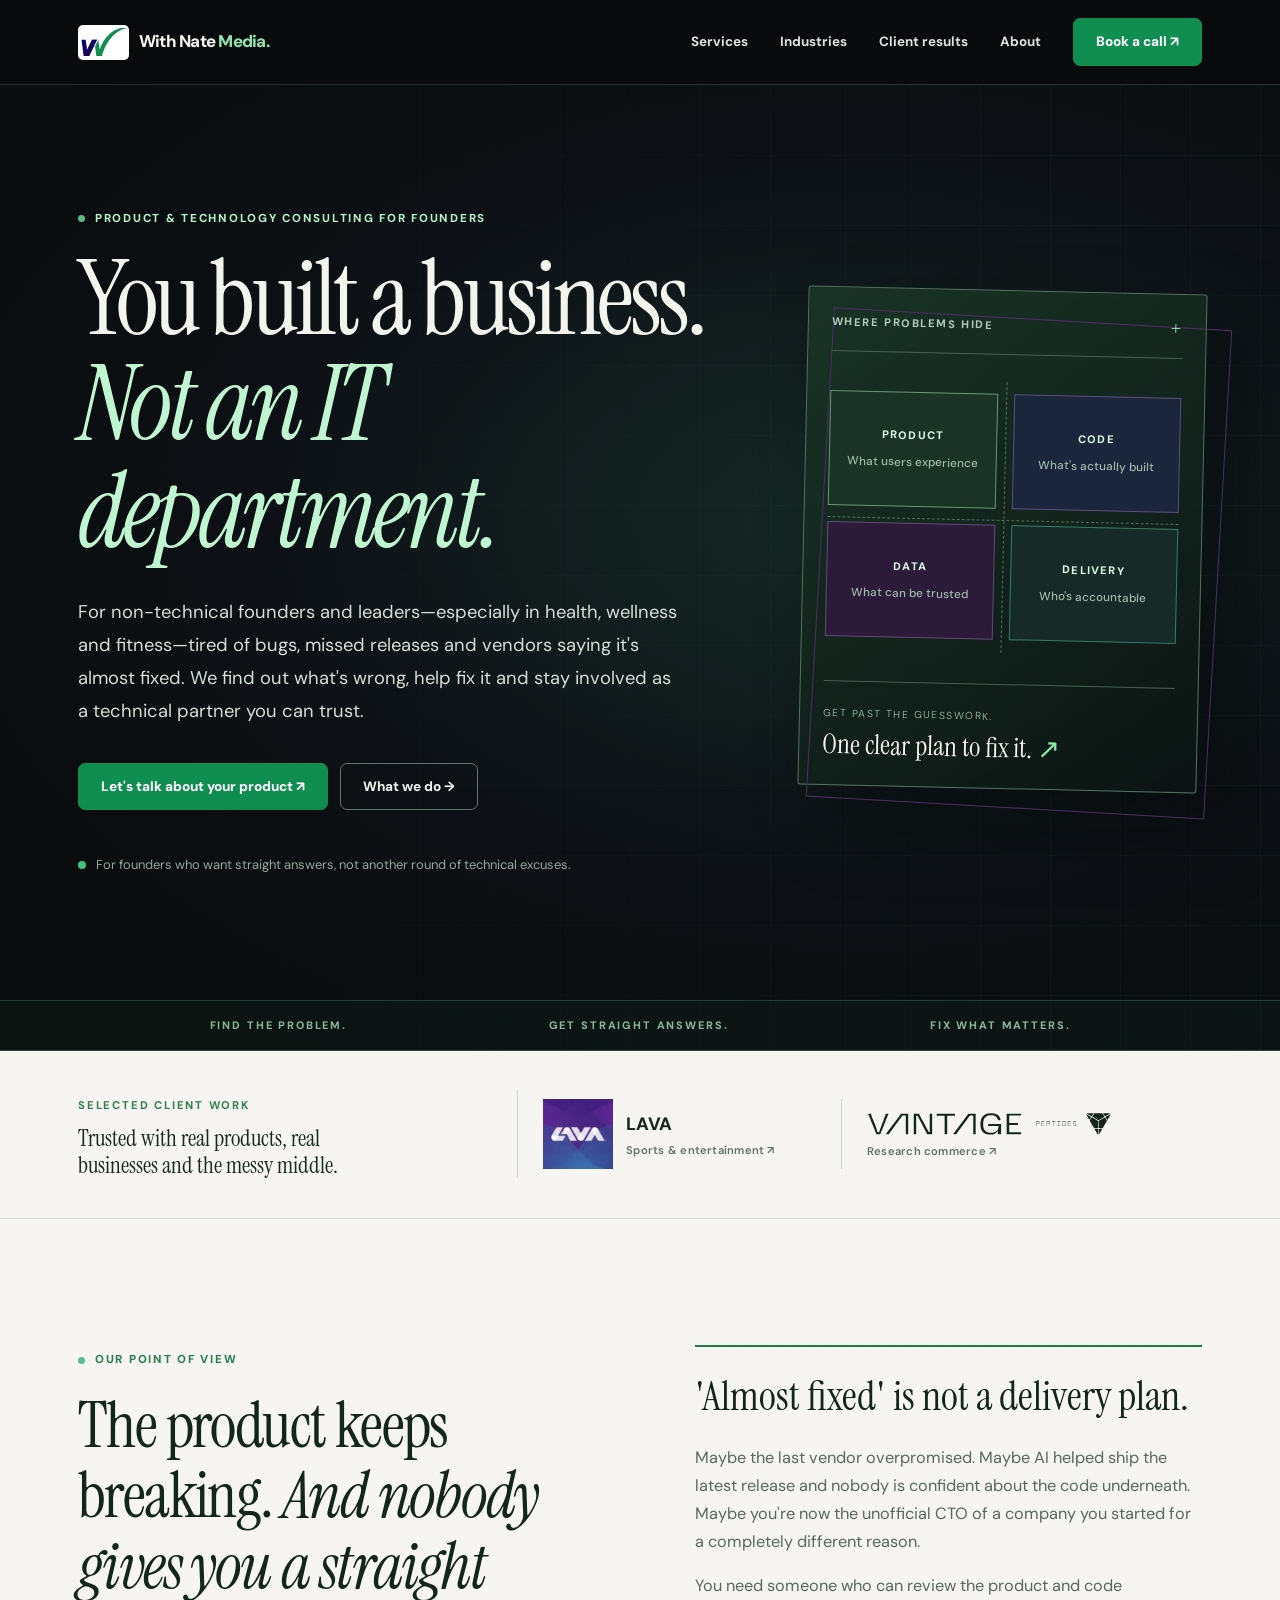
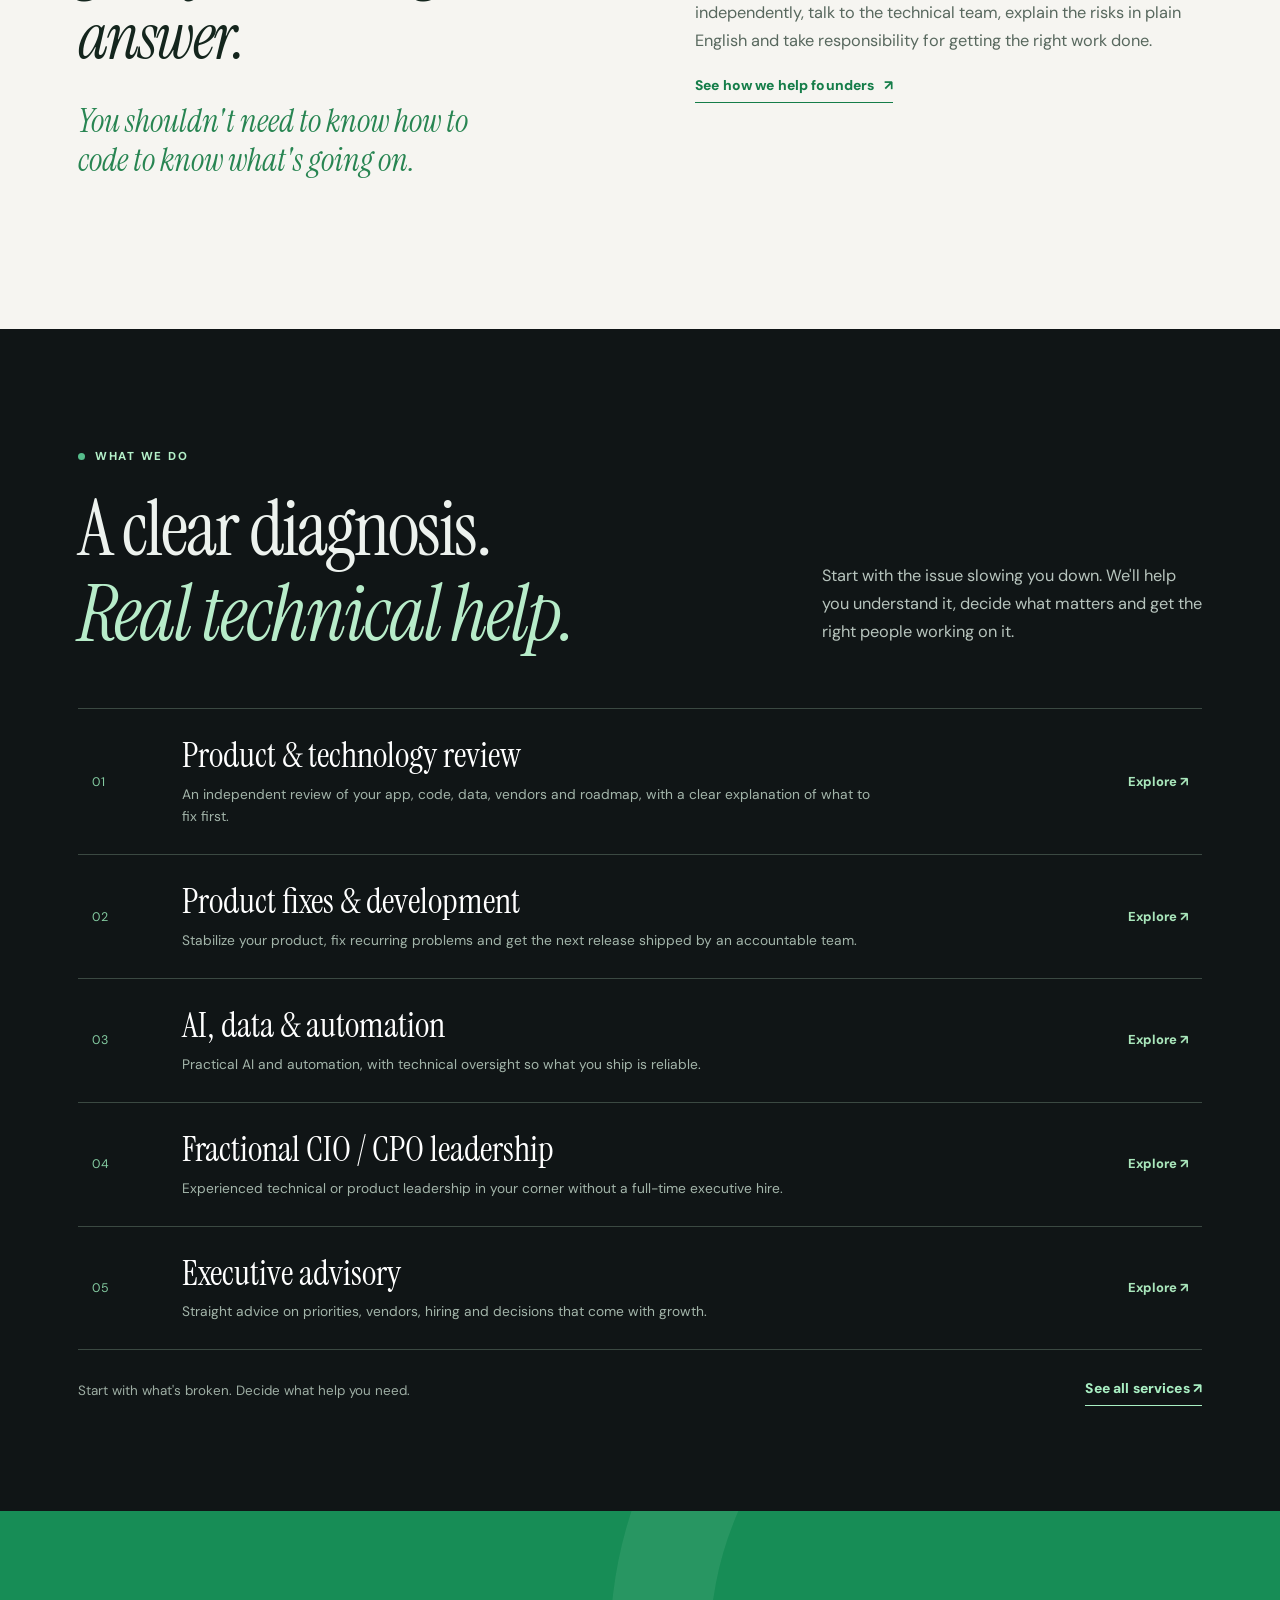
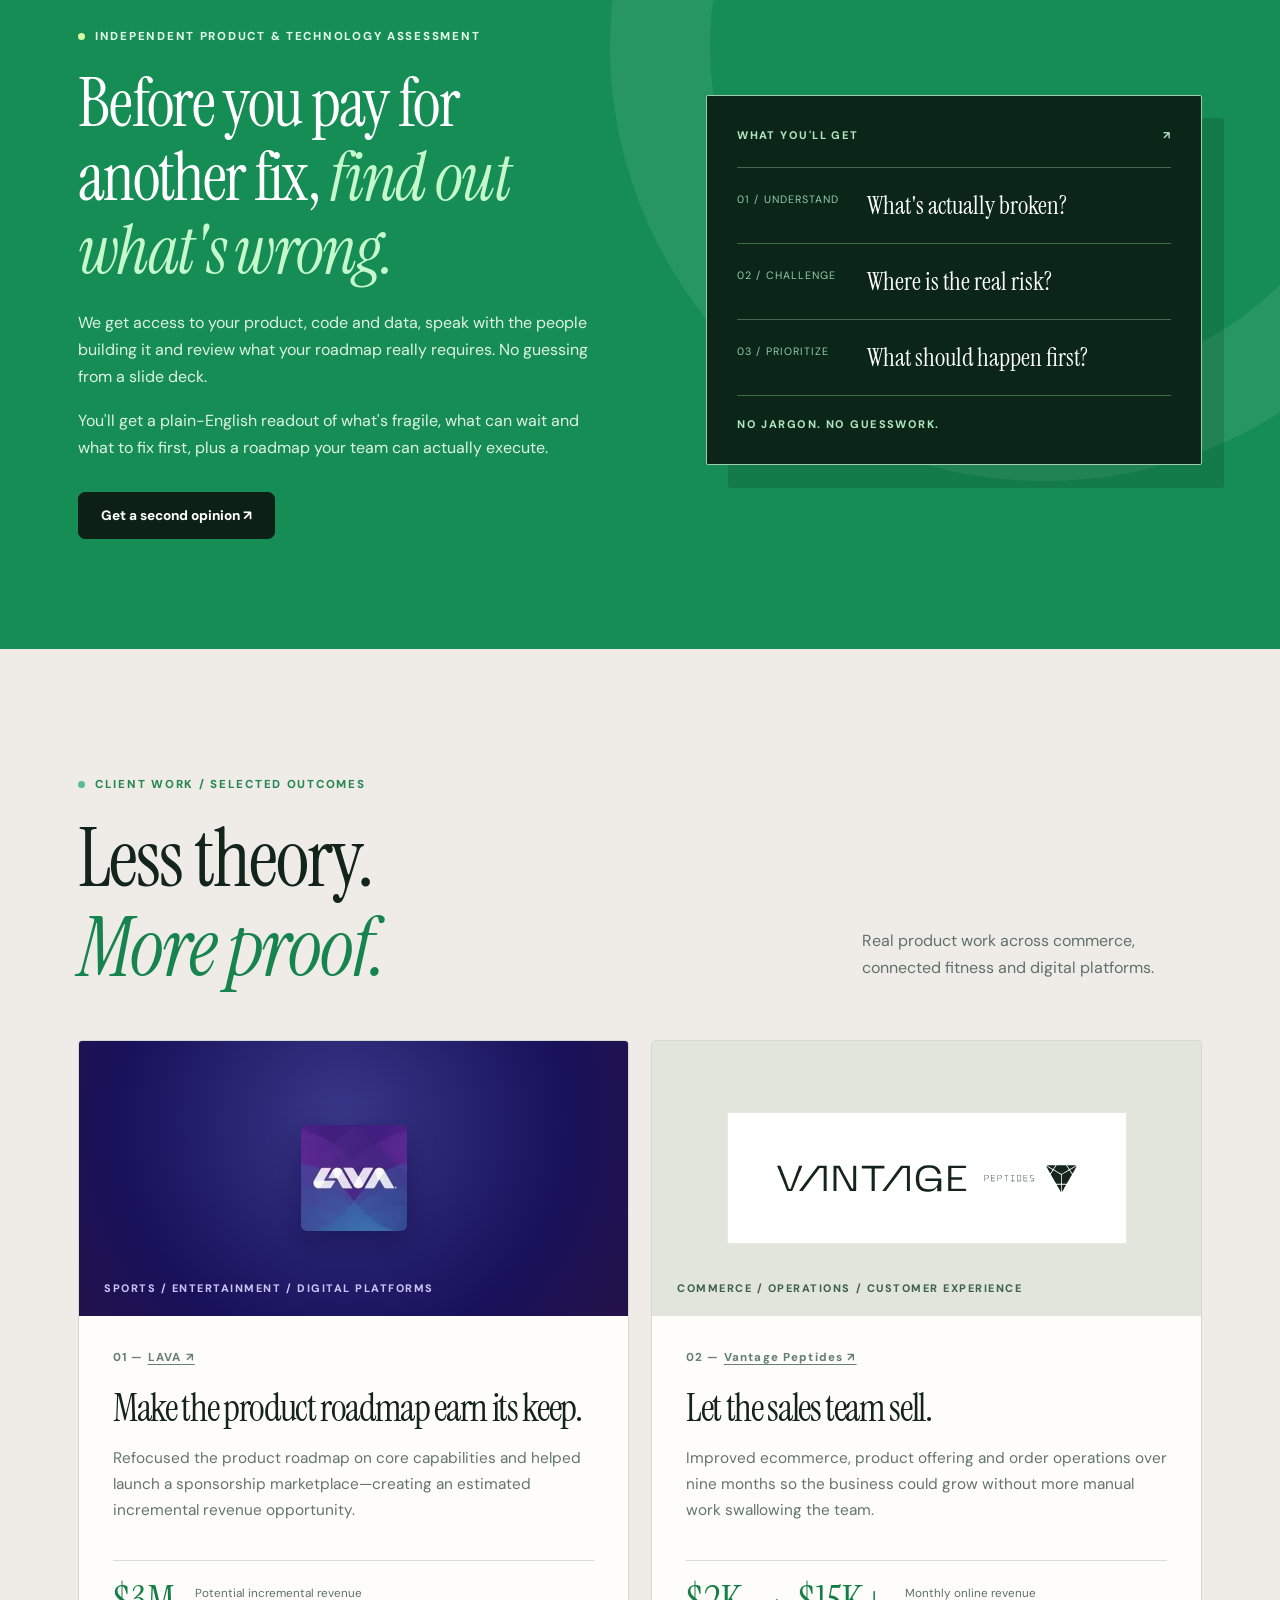
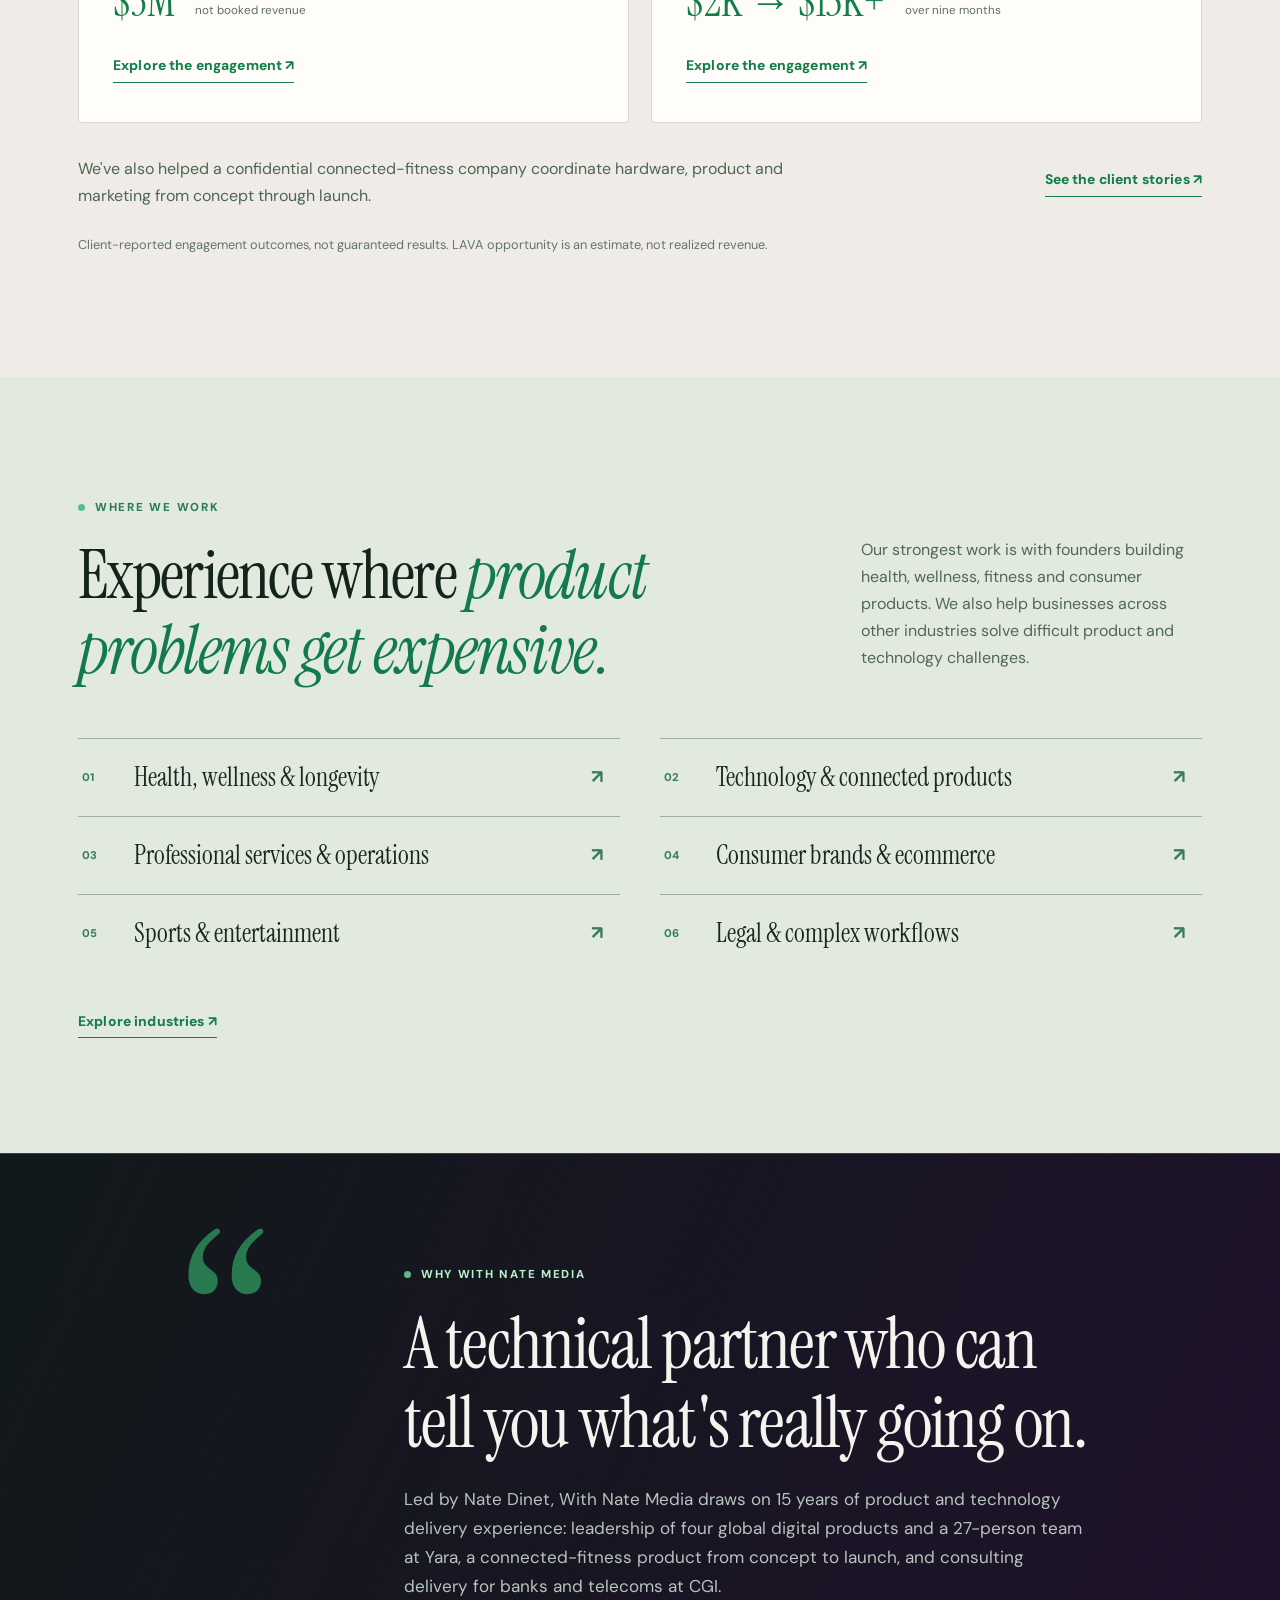
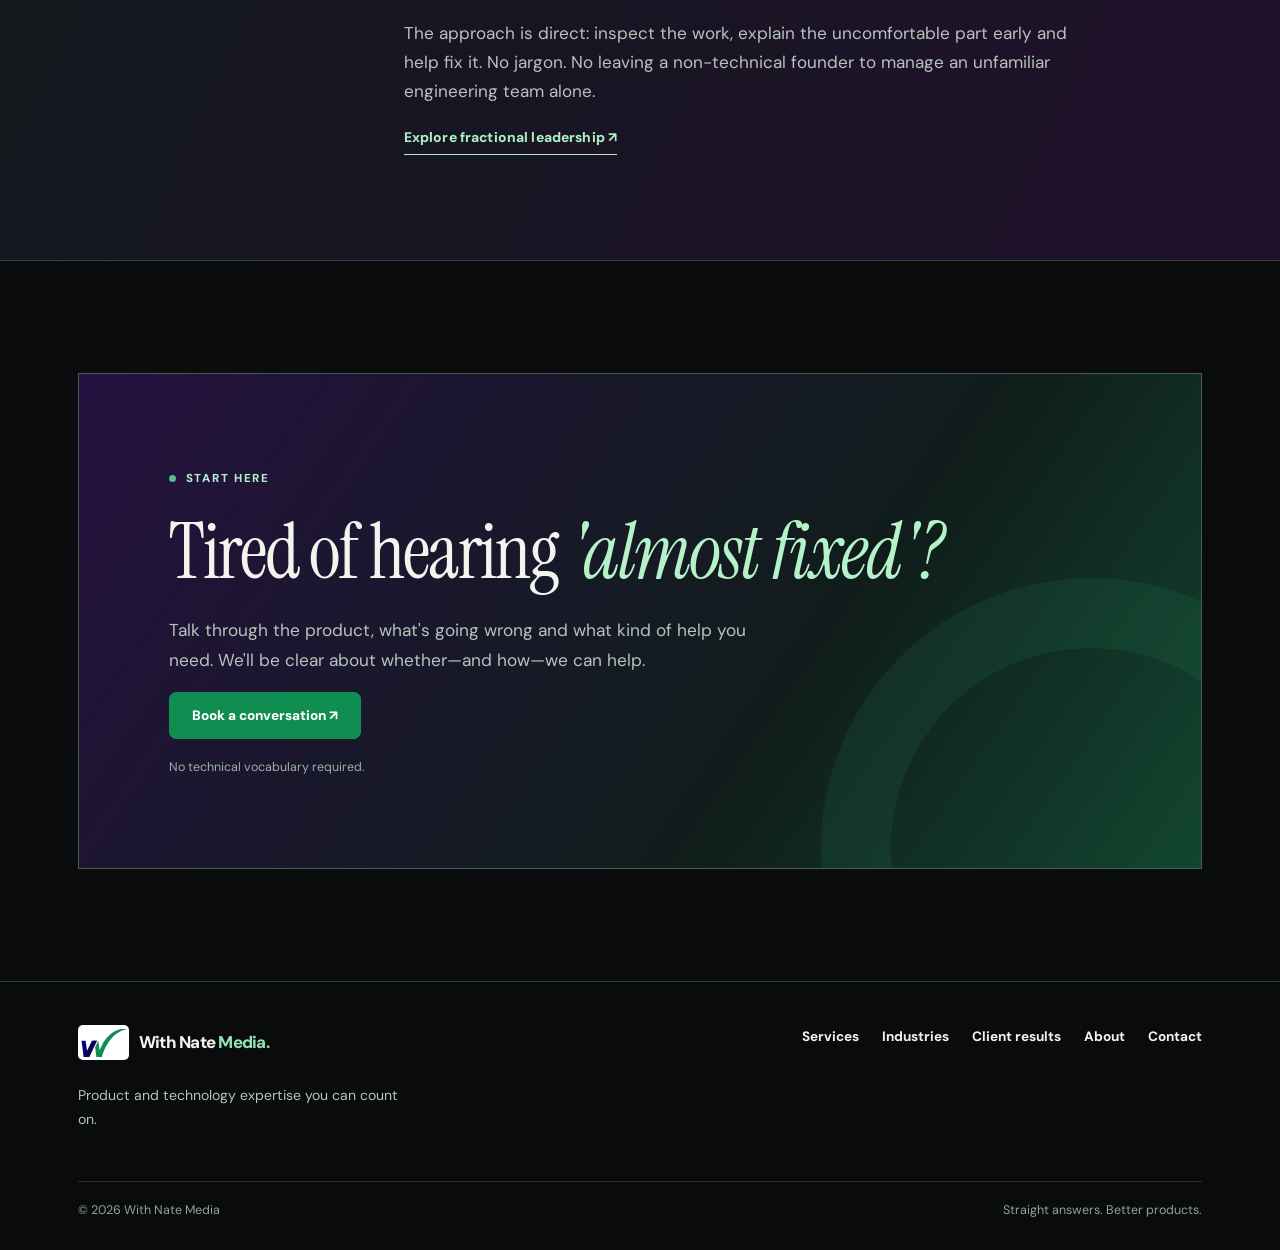
<file: index.html>
<!doctype html><html lang="en"><head><meta charset="utf-8"><meta name="viewport" content="width=device-width,initial-scale=1"><meta name="theme-color" content="#090b0c"><meta name="description" content="With Nate Media helps non-technical founders understand what is wrong with their product, get it fixed, and work with a technical partner they can trust."><title>With Nate Media | Product & Technology Consulting for Founders</title><link rel="icon" type="image/svg+xml" href="/logo-mark.svg"><link rel="canonical" href="https://www.wnatemedia.com/"><link rel="stylesheet" href="/styles.css"><meta property="og:type" content="website"><meta property="og:site_name" content="With Nate Media"><meta property="og:title" content="With Nate Media | Straight answers. Better products."><meta property="og:description" content="Get an independent look at your product, code and data, a clear plan to fix what matters and experienced technical help."><meta property="og:url" content="https://www.wnatemedia.com/"><meta property="og:image" content="https://www.wnatemedia.com/assets/wnm-social-share-v2.png"><meta property="og:image:secure_url" content="https://www.wnatemedia.com/assets/wnm-social-share-v2.png"><meta property="og:image:type" content="image/png"><meta property="og:image:width" content="600"><meta property="og:image:height" content="315"><meta property="og:image:alt" content="With Nate Media logo — Straight answers. Better products."><meta name="twitter:card" content="summary_large_image"><meta name="twitter:title" content="With Nate Media | Straight answers. Better products."><meta name="twitter:description" content="Get an independent look at your product, code and data, a clear plan to fix what matters and experienced technical help."><meta name="twitter:image" content="https://www.wnatemedia.com/assets/wnm-social-share-v2.png"><meta name="twitter:image:alt" content="With Nate Media logo — Straight answers. Better products."></head><body><a class="skip" href="#main">Skip to content</a>
<header class="site-header"><nav class="nav wrap" aria-label="Main navigation"><a class="brand" href="/" aria-label="With Nate Media home"><span class="brand-icon"><img src="/logo-mark.svg" alt=""></span><span class="brand-words">With Nate <em>Media.</em></span></a><button class="menu-button" aria-controls="navlinks" aria-expanded="false" onclick="const m=document.getElementById('navlinks');m.classList.toggle('open');this.setAttribute('aria-expanded',m.classList.contains('open'))">Menu ☰</button><div class="navlinks" id="navlinks"><a href="/services.html">Services</a><a href="/industries.html">Industries</a><a href="/case-studies.html">Client results</a><a href="#about">About</a><a href="https://link.roimachine.us/widget/bookings/wnm-get-in-touch" target="_blank" rel="noopener noreferrer" class="btn">Book a call ↗</a></div></nav></header>
<main id="main">
<section class="hero-v3">
  <div class="hero-grid-art" aria-hidden="true"></div>
  <div class="wrap hero-v3-layout">
    <div class="hero-v3-copy">
      <div class="eyebrow">Product & technology consulting for founders</div>
      <h1>You built a business. <em>Not an IT department.</em></h1>
      <p class="hero-lede">For non-technical founders and leaders—especially in health, wellness and fitness—tired of bugs, missed releases and vendors saying it's almost fixed. We find out what's wrong, help fix it and stay involved as a technical partner you can trust.</p>
      <div class="hero-actions"><a class="btn " href="https://link.roimachine.us/widget/bookings/wnm-get-in-touch" target="_blank" rel="noopener noreferrer">Let's talk about your product ↗</a><a class="btn outline" href="/services.html">What we do →</a></div>
      <div class="hero-footline"><span class="green-dot"></span>For founders who want straight answers, not another round of technical excuses.</div>
    </div>
    <div class="hero-v3-graphic" aria-label="Product, code, data and delivery review">
      <div class="diagram-top"><span>WHERE PROBLEMS HIDE</span><span class="diagram-plus">+</span></div>
      <div class="diagram-center"><div class="diagram-node node-a">PRODUCT<span>What users experience</span></div><div class="diagram-node node-b">CODE<span>What's actually built</span></div><div class="diagram-node node-c">DATA<span>What can be trusted</span></div><div class="diagram-node node-d">DELIVERY<span>Who's accountable</span></div></div>
      <div class="diagram-bottom"><span>GET PAST THE GUESSWORK.</span><strong>One clear plan to fix it. <span>↗</span></strong></div>
    </div>
  </div>
  <div class="hero-bottom-rail"><span>FIND THE PROBLEM.</span><span>GET STRAIGHT ANSWERS.</span><span>FIX WHAT MATTERS.</span></div>
</section>
<section class="client-rail" aria-label="Selected clients">
 <div class="wrap client-rail-layout"><div class="rail-intro"><span class="mini-label">SELECTED CLIENT WORK</span><p>Trusted with real products, real businesses and the messy middle.</p></div>
 <a class="rail-client lava-rail" href="https://www.lava.ai/" target="_blank" rel="noopener noreferrer" aria-label="Visit LAVA's website"><img src="/assets/lava-logo.webp" width="70" height="70" alt="LAVA logo"><span>LAVA<span class="rail-site">Sports & entertainment <span aria-hidden="true">↗</span></span></span></a>
 <a class="rail-client vantage-rail" href="https://vantagepeptides.com/" target="_blank" rel="noopener noreferrer" aria-label="Visit Vantage Peptides' website"><span class="vantage-mark-wrap"><img src="/assets/vantage-logo.svg" width="245" height="26" alt="Vantage Peptides logo"></span><span class="rail-site">Research commerce <span aria-hidden="true">↗</span></span></a>
 </div>
</section>
<section class="pov-section" id="point-of-view"><div class="wrap pov-layout"><div class="pov-left"><div class="eyebrow">Our point of view</div><h2>The product keeps breaking. <em>And nobody gives you a straight answer.</em></h2><p class="pov-sub">You shouldn't need to know how to code to know what's going on.</p></div><div class="pov-right"><p class="pov-statement">'Almost fixed' is not a delivery plan.</p><p>Maybe the last vendor overpromised. Maybe AI helped ship the latest release and nobody is confident about the code underneath. Maybe you're now the unofficial CTO of a company you started for a completely different reason.</p><p>You need someone who can review the product and code independently, talk to the technical team, explain the risks in plain English and take responsibility for getting the right work done.</p><a class="text-link dark-link" href="/services.html">See how we help founders <span>↗</span></a></div></div></section>
<section class="v3-services" id="services"><div class="wrap"><div class="v3-services-heading"><div><div class="eyebrow">What we do</div><h2>A clear diagnosis.<br><em>Real technical help.</em></h2></div><p>Start with the issue slowing you down. We'll help you understand it, decide what matters and get the right people working on it.</p></div>
 <div class="v3-service-list">
  <a href="/services.html#assessment" class="service-line"><span class="service-n">01</span><span><strong>Product & technology review</strong><small>An independent review of your app, code, data, vendors and roadmap, with a clear explanation of what to fix first.</small></span><span class="service-link">Explore ↗</span></a>
  <a href="/services.html#engineering" class="service-line"><span class="service-n">02</span><span><strong>Product fixes & development</strong><small>Stabilize your product, fix recurring problems and get the next release shipped by an accountable team.</small></span><span class="service-link">Explore ↗</span></a>
  <a href="/services.html#ai" class="service-line"><span class="service-n">03</span><span><strong>AI, data & automation</strong><small>Practical AI and automation, with technical oversight so what you ship is reliable.</small></span><span class="service-link">Explore ↗</span></a>
  <a href="/services.html#leadership" class="service-line"><span class="service-n">04</span><span><strong>Fractional CIO / CPO leadership</strong><small>Experienced technical or product leadership in your corner without a full-time executive hire.</small></span><span class="service-link">Explore ↗</span></a>
  <a href="/services.html#coaching" class="service-line"><span class="service-n">05</span><span><strong>Executive advisory</strong><small>Straight advice on priorities, vendors, hiring and decisions that come with growth.</small></span><span class="service-link">Explore ↗</span></a>
 </div><div class="v3-section-end"><span>Start with what's broken. Decide what help you need.</span><a class="text-link" href="/services.html">See all services ↗</a></div>
</div></section>
<section class="diagnostic" id="assessment"><div class="wrap diagnostic-layout"><div><div class="eyebrow">Independent product & technology assessment</div><h2>Before you pay for another fix, <em>find out what's wrong.</em></h2><p>We get access to your product, code and data, speak with the people building it and review what your roadmap really requires. No guessing from a slide deck.</p><p>You'll get a plain-English readout of what's fragile, what can wait and what to fix first, plus a roadmap your team can actually execute.</p><a class="btn dark-action" href="https://link.roimachine.us/widget/bookings/wnm-get-in-touch" target="_blank" rel="noopener noreferrer">Get a second opinion ↗</a></div><div class="diagnostic-board"><div class="board-top">WHAT YOU'LL GET <span>↗</span></div><div class="board-row"><span>01 / UNDERSTAND</span><strong>What's actually broken?</strong></div><div class="board-row"><span>02 / CHALLENGE</span><strong>Where is the real risk?</strong></div><div class="board-row"><span>03 / PRIORITIZE</span><strong>What should happen first?</strong></div><div class="board-bottom">NO JARGON. NO GUESSWORK.</div></div></div></section>
<section class="work-section" id="results"><div class="wrap"><div class="work-header"><div><div class="eyebrow">Client work / Selected outcomes</div><h2>Less theory.<br><em>More proof.</em></h2></div><p>Real product work across commerce, connected fitness and digital platforms.</p></div>
 <div class="work-feature-grid">
  <article class="work-feature"><div class="work-identity lava-bg"><img src="/assets/lava-logo.webp" alt="LAVA logo" width="106" height="106"><span>SPORTS / ENTERTAINMENT / DIGITAL PLATFORMS</span></div><div class="work-copy"><div class="work-topline">01 — <a href="https://www.lava.ai/" target="_blank" rel="noopener noreferrer">LAVA ↗</a></div><h3>Make the product roadmap earn its keep.</h3><p>Refocused the product roadmap on core capabilities and helped launch a sponsorship marketplace—creating an estimated incremental revenue opportunity.</p><div class="work-stat"><strong>$3M</strong><span>Potential incremental revenue<br>not booked revenue</span></div><a href="/case-studies.html#lava" class="text-link dark-link">Explore the engagement ↗</a></div></article>
  <article class="work-feature"><div class="work-identity vantage-bg"><div class="vantage-feature-mark"><img src="/assets/vantage-logo.svg" alt="Vantage Peptides logo" width="300" height="28"></div><span>COMMERCE / OPERATIONS / CUSTOMER EXPERIENCE</span></div><div class="work-copy"><div class="work-topline">02 — <a href="https://vantagepeptides.com/" target="_blank" rel="noopener noreferrer">Vantage Peptides ↗</a></div><h3>Let the sales team sell.</h3><p>Improved ecommerce, product offering and order operations over nine months so the business could grow without more manual work swallowing the team.</p><div class="work-stat"><strong>$2K → $15K+</strong><span>Monthly online revenue<br>over nine months</span></div><a href="/case-studies.html#vantage" class="text-link dark-link">Explore the engagement ↗</a></div></article>
 </div><div class="work-bottom"><p>We've also helped a confidential connected-fitness company coordinate hardware, product and marketing from concept through launch.</p><a class="text-link dark-link" href="/case-studies.html">See the client stories ↗</a></div><p class="disclaimer">Client-reported engagement outcomes, not guaranteed results. LAVA opportunity is an estimate, not realized revenue.</p></div></section>
<section class="industries-v3" id="industries"><div class="wrap"><div class="industries-intro"><div><div class="eyebrow">Where we work</div><h2>Experience where <em>product problems get expensive.</em></h2></div><p>Our strongest work is with founders building health, wellness, fitness and consumer products. We also help businesses across other industries solve difficult product and technology challenges.</p></div><div class="industry-list"><a href="/industries.html#health"><span>01</span><strong>Health, wellness & longevity</strong><span>↗</span></a><a href="/industries.html#software"><span>02</span><strong>Technology & connected products</strong><span>↗</span></a><a href="/industries.html#professional"><span>03</span><strong>Professional services & operations</strong><span>↗</span></a><a href="/industries.html#commerce"><span>04</span><strong>Consumer brands & ecommerce</strong><span>↗</span></a><a href="/industries.html#sports"><span>05</span><strong>Sports & entertainment</strong><span>↗</span></a><a href="/industries.html#regulated"><span>06</span><strong>Legal & complex workflows</strong><span>↗</span></a></div><a class="text-link dark-link" href="/industries.html">Explore industries ↗</a></div></section>
<section class="operator-v3" id="about"><div class="wrap operator-layout"><div class="operator-mark">“</div><div><div class="eyebrow">Why With Nate Media</div><h2>A technical partner who can tell you what's really going on.</h2><p>Led by Nate Dinet, With Nate Media draws on 15 years of product and technology delivery experience: leadership of four global digital products and a 27-person team at Yara, a connected-fitness product from concept to launch, and consulting delivery for banks and telecoms at CGI.</p><p>The approach is direct: inspect the work, explain the uncomfortable part early and help fix it. No jargon. No leaving a non-technical founder to manage an unfamiliar engineering team alone.</p><a class="text-link" href="/services.html#leadership">Explore fractional leadership ↗</a></div></div></section>
<section class="contact-v3" id="contact"><div class="wrap"><div class="contact-v3-card"><div class="eyebrow">Start here</div><h2>Tired of hearing <em>'almost fixed'?</em></h2><p>Talk through the product, what's going wrong and what kind of help you need. We'll be clear about whether—and how—we can help.</p><a class="btn contact-button" href="https://link.roimachine.us/widget/bookings/wnm-get-in-touch" target="_blank" rel="noopener noreferrer">Book a conversation ↗</a><span class="contact-fine">No technical vocabulary required.</span></div></div></section>
</main>
<footer class="footer"><div class="wrap"><div class="cols"><div><a class="brand" href="/"><span class="brand-icon"><img src="/logo-mark.svg" alt=""></span><span class="brand-words">With Nate <em>Media.</em></span></a><p style="max-width:340px;font-size:.88rem;margin-top:17px">Product and technology expertise you can count on.</p></div><nav class="footer-nav" aria-label="Footer navigation"><a href="/services.html">Services</a><a href="/industries.html">Industries</a><a href="/case-studies.html">Client results</a><a href="#about">About</a><a href="https://link.roimachine.us/widget/bookings/wnm-get-in-touch" target="_blank" rel="noopener noreferrer">Contact</a></nav></div><div class="footer-bottom"><span>© <span id="year"></span> With Nate Media</span><span>Straight answers. Better products.</span></div></div></footer><script>document.getElementById('year').textContent=new Date().getFullYear();</script></body></html>
</file>
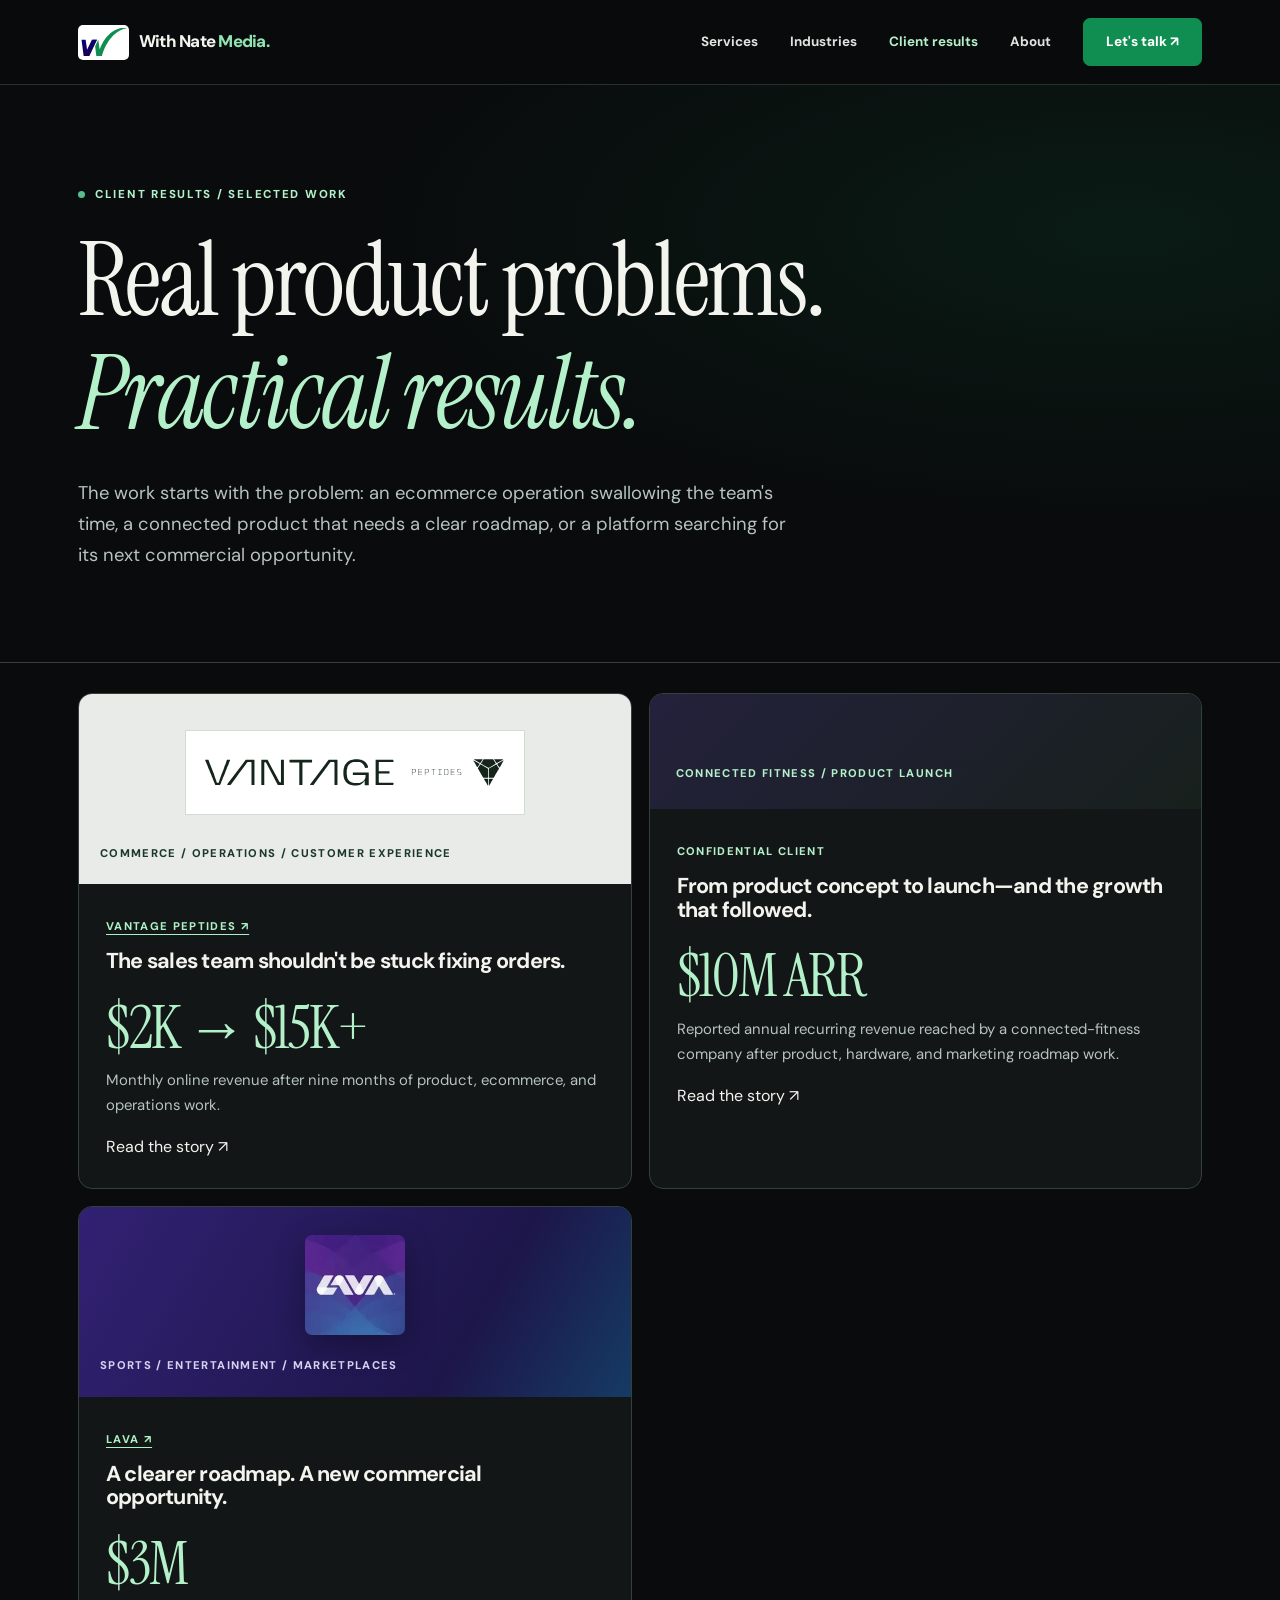
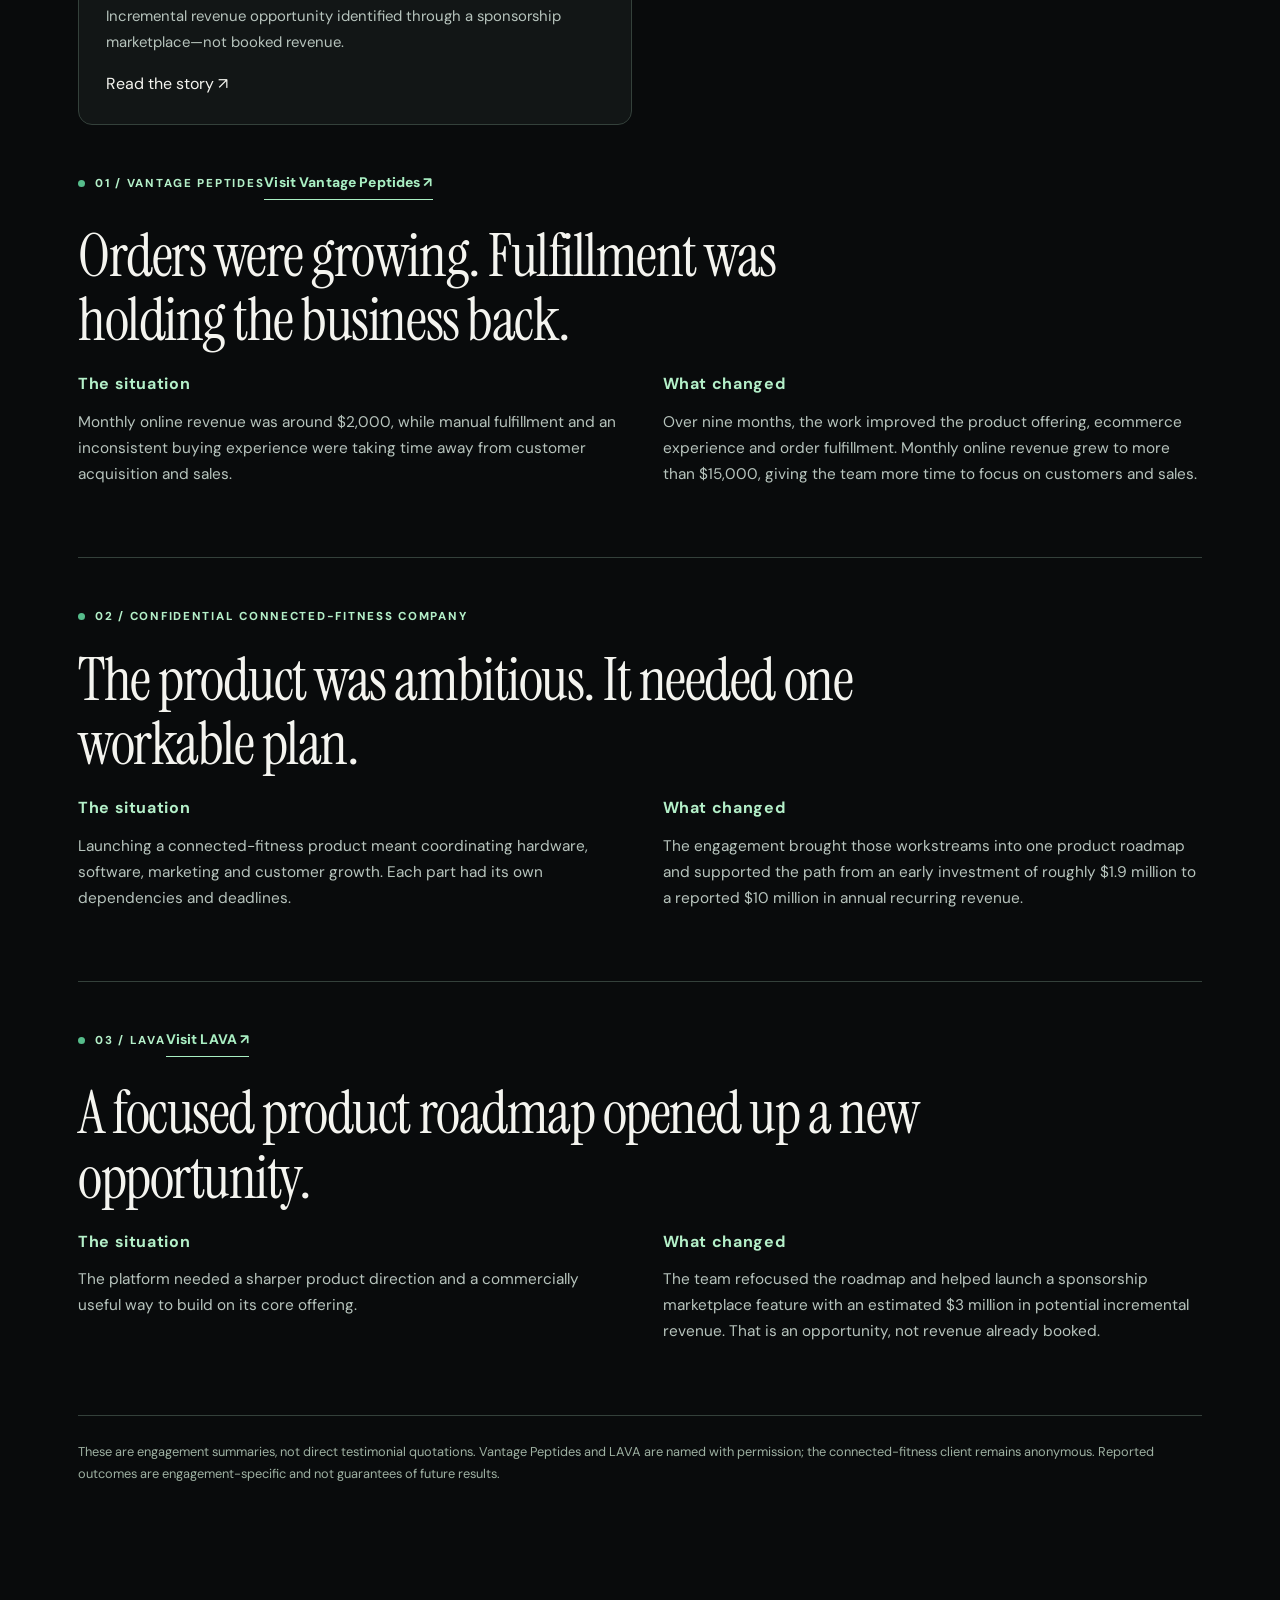
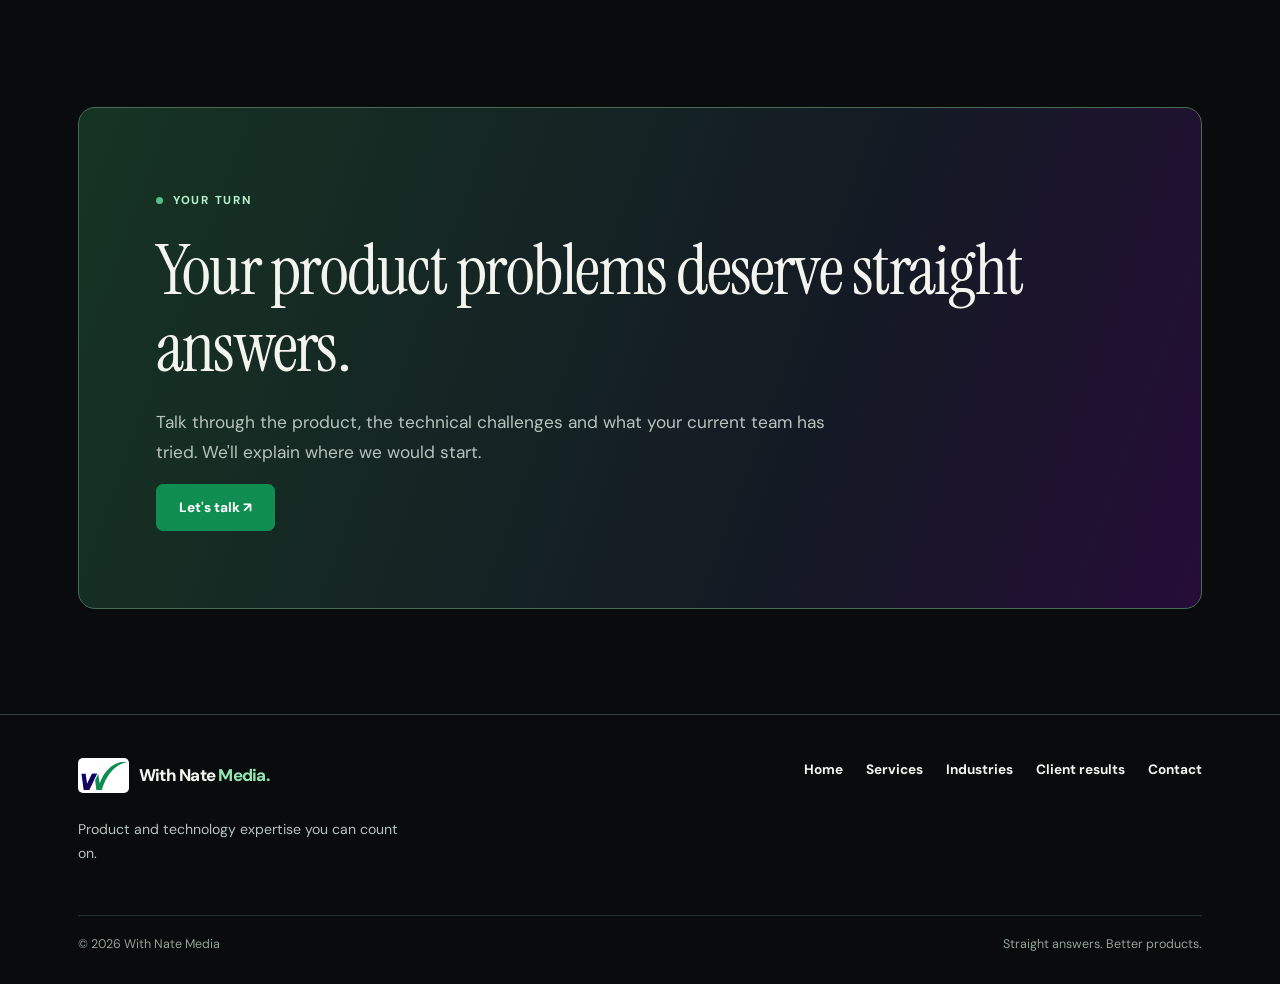
<file: case-studies.html>
<!doctype html><html lang="en"><head><meta charset="utf-8"><meta name="viewport" content="width=device-width,initial-scale=1"><meta name="theme-color" content="#090b0c"><meta name="description" content="Case studies in ecommerce, connected fitness and sports technology. See how independent product leadership and delivery helped clients move forward."><title>Client Results | With Nate Media</title><link rel="icon" type="image/svg+xml" href="/logo-mark.svg"><link rel="canonical" href="https://www.wnatemedia.com/case-studies.html"><link rel="stylesheet" href="/styles.css"><meta property="og:type" content="website"><meta property="og:site_name" content="With Nate Media"><meta property="og:title" content="Client Results | With Nate Media"><meta property="og:description" content="Case studies in ecommerce, connected fitness and sports technology. See how independent product leadership and delivery helped clients move forward."><meta property="og:url" content="https://www.wnatemedia.com/case-studies.html"><meta property="og:image" content="https://www.wnatemedia.com/assets/wnm-social-share-v2.png"><meta property="og:image:secure_url" content="https://www.wnatemedia.com/assets/wnm-social-share-v2.png"><meta property="og:image:type" content="image/png"><meta property="og:image:width" content="600"><meta property="og:image:height" content="315"><meta property="og:image:alt" content="With Nate Media logo — Straight answers. Better products."><meta name="twitter:card" content="summary_large_image"><meta name="twitter:title" content="Client Results | With Nate Media"><meta name="twitter:description" content="Case studies in ecommerce, connected fitness and sports technology. See how independent product leadership and delivery helped clients move forward."><meta name="twitter:image" content="https://www.wnatemedia.com/assets/wnm-social-share-v2.png"><meta name="twitter:image:alt" content="With Nate Media logo — Straight answers. Better products."></head><body><header class="site-header"><nav class="nav wrap" aria-label="Main navigation"><a class="brand" href="/" aria-label="With Nate Media home"><span class="brand-icon"><img src="/logo-mark.svg" alt=""></span><span class="brand-words">With Nate <em>Media.</em></span></a><button class="menu-button" aria-controls="navlinks" aria-expanded="false" onclick="const m=document.getElementById('navlinks');m.classList.toggle('open');this.setAttribute('aria-expanded',m.classList.contains('open'))">Menu ☰</button><div class="navlinks" id="navlinks"><a href="/services.html">Services</a><a href="/industries.html">Industries</a><a href="/case-studies.html" aria-current="page">Client results</a><a href="/#about">About</a><a class="btn" href="https://link.roimachine.us/widget/bookings/wnm-get-in-touch" target="_blank" rel="noopener noreferrer">Let's talk ↗</a></div></nav></header>
<main><section class="page-hero"><div class="wrap"><div class="eyebrow">Client results / Selected work</div><h1>Real product problems. <em style="color:var(--mint)">Practical results.</em></h1><p>The work starts with the problem: an ecommerce operation swallowing the team's time, a connected product that needs a clear roadmap, or a platform searching for its next commercial opportunity.</p></div></section>
<section class="section" style="padding-top:30px"><div class="wrap"><div class="case-grid"><article class="case"><div class="case-top case-brand-top vantage-case-top"><a href="https://vantagepeptides.com/" target="_blank" rel="noopener noreferrer" aria-label="Visit Vantage Peptides"><span class="case-client-logo vantage-client-logo"><img src="/assets/vantage-logo.svg" alt="Vantage Peptides logo" width="310" height="34"></span></a><span class="case-tag">Commerce / Operations / Customer experience</span></div><div class="inner"><span class="case-tag"><a class="case-client-name" href="https://vantagepeptides.com/" target="_blank" rel="noopener noreferrer">Vantage Peptides ↗</a></span><h3 style="margin:12px 0">The sales team shouldn't be stuck fixing orders.</h3><div class="metric">$2K → $15K+</div><p>Monthly online revenue after nine months of product, ecommerce, and operations work.</p><a href="#vantage" class="arrow">Read the story ↗</a></div></article>
<article class="case"><div class="case-top"><span class="case-tag">Connected fitness / Product launch</span></div><div class="inner"><span class="case-tag">Confidential client</span><h3 style="margin:12px 0">From product concept to launch—and the growth that followed.</h3><div class="metric">$10M ARR</div><p>Reported annual recurring revenue reached by a connected-fitness company after product, hardware, and marketing roadmap work.</p><a href="#fitness" class="arrow">Read the story ↗</a></div></article>
<article class="case"><div class="case-top case-brand-top lava-case-top"><a href="https://www.lava.ai/" target="_blank" rel="noopener noreferrer" aria-label="Visit LAVA"><span class="case-client-logo lava-client-logo"><img src="/assets/lava-logo.webp" alt="LAVA logo" width="98" height="98"></span></a><span class="case-tag">Sports / Entertainment / Marketplaces</span></div><div class="inner"><span class="case-tag"><a class="case-client-name" href="https://www.lava.ai/" target="_blank" rel="noopener noreferrer">LAVA ↗</a></span><h3 style="margin:12px 0">A clearer roadmap. A new commercial opportunity.</h3><div class="metric">$3M</div><p>Incremental revenue opportunity identified through a sponsorship marketplace—not booked revenue.</p><a href="#lava" class="arrow">Read the story ↗</a></div></article>
</div>
<div class="case-detail" id="vantage"><div class="eyebrow">01 / Vantage Peptides</div><a class="text-link" href="https://vantagepeptides.com/" target="_blank" rel="noopener noreferrer">Visit Vantage Peptides ↗</a><h2>Orders were growing. Fulfillment was holding the business back.</h2><div class="columns"><div><h3>The situation</h3><p>Monthly online revenue was around $2,000, while manual fulfillment and an inconsistent buying experience were taking time away from customer acquisition and sales.</p></div><div><h3>What changed</h3><p>Over nine months, the work improved the product offering, ecommerce experience and order fulfillment. Monthly online revenue grew to more than $15,000, giving the team more time to focus on customers and sales.</p></div></div></div>
<div class="case-detail" id="fitness"><div class="eyebrow">02 / Confidential connected-fitness company</div><h2>The product was ambitious. It needed one workable plan.</h2><div class="columns"><div><h3>The situation</h3><p>Launching a connected-fitness product meant coordinating hardware, software, marketing and customer growth. Each part had its own dependencies and deadlines.</p></div><div><h3>What changed</h3><p>The engagement brought those workstreams into one product roadmap and supported the path from an early investment of roughly $1.9 million to a reported $10 million in annual recurring revenue.</p></div></div></div>
<div class="case-detail" id="lava"><div class="eyebrow">03 / LAVA</div><a class="text-link" href="https://www.lava.ai/" target="_blank" rel="noopener noreferrer">Visit LAVA ↗</a><h2>A focused product roadmap opened up a new opportunity.</h2><div class="columns"><div><h3>The situation</h3><p>The platform needed a sharper product direction and a commercially useful way to build on its core offering.</p></div><div><h3>What changed</h3><p>The team refocused the roadmap and helped launch a sponsorship marketplace feature with an estimated $3 million in potential incremental revenue. That is an opportunity, not revenue already booked.</p></div></div></div>
<p class="disclaimer">These are engagement summaries, not direct testimonial quotations. Vantage Peptides and LAVA are named with permission; the connected-fitness client remains anonymous. Reported outcomes are engagement-specific and not guarantees of future results.</p></div></section>
<section class="section"><div class="wrap"><div class="cta"><div class="eyebrow">Your turn</div><h2>Your product problems deserve straight answers.</h2><p>Talk through the product, the technical challenges and what your current team has tried. We'll explain where we would start.</p><a class="btn" href="https://link.roimachine.us/widget/bookings/wnm-get-in-touch" target="_blank" rel="noopener noreferrer">Let's talk ↗</a></div></div></section></main><footer class="footer"><div class="wrap"><div class="cols"><div><a class="brand" href="/"><span class="brand-icon"><img src="/logo-mark.svg" alt=""></span><span class="brand-words">With Nate <em>Media.</em></span></a><p style="max-width:340px;font-size:.88rem;margin-top:17px">Product and technology expertise you can count on.</p></div><nav class="footer-nav" aria-label="Footer navigation"><a href="/">Home</a><a href="/services.html">Services</a><a href="/industries.html">Industries</a><a href="/case-studies.html">Client results</a><a href="https://link.roimachine.us/widget/bookings/wnm-get-in-touch" target="_blank" rel="noopener noreferrer">Contact</a></nav></div><div class="footer-bottom"><span>© <span id="year"></span> With Nate Media</span><span>Straight answers. Better products.</span></div></div></footer><script>document.getElementById('year').textContent=new Date().getFullYear();</script></body></html>
</file>
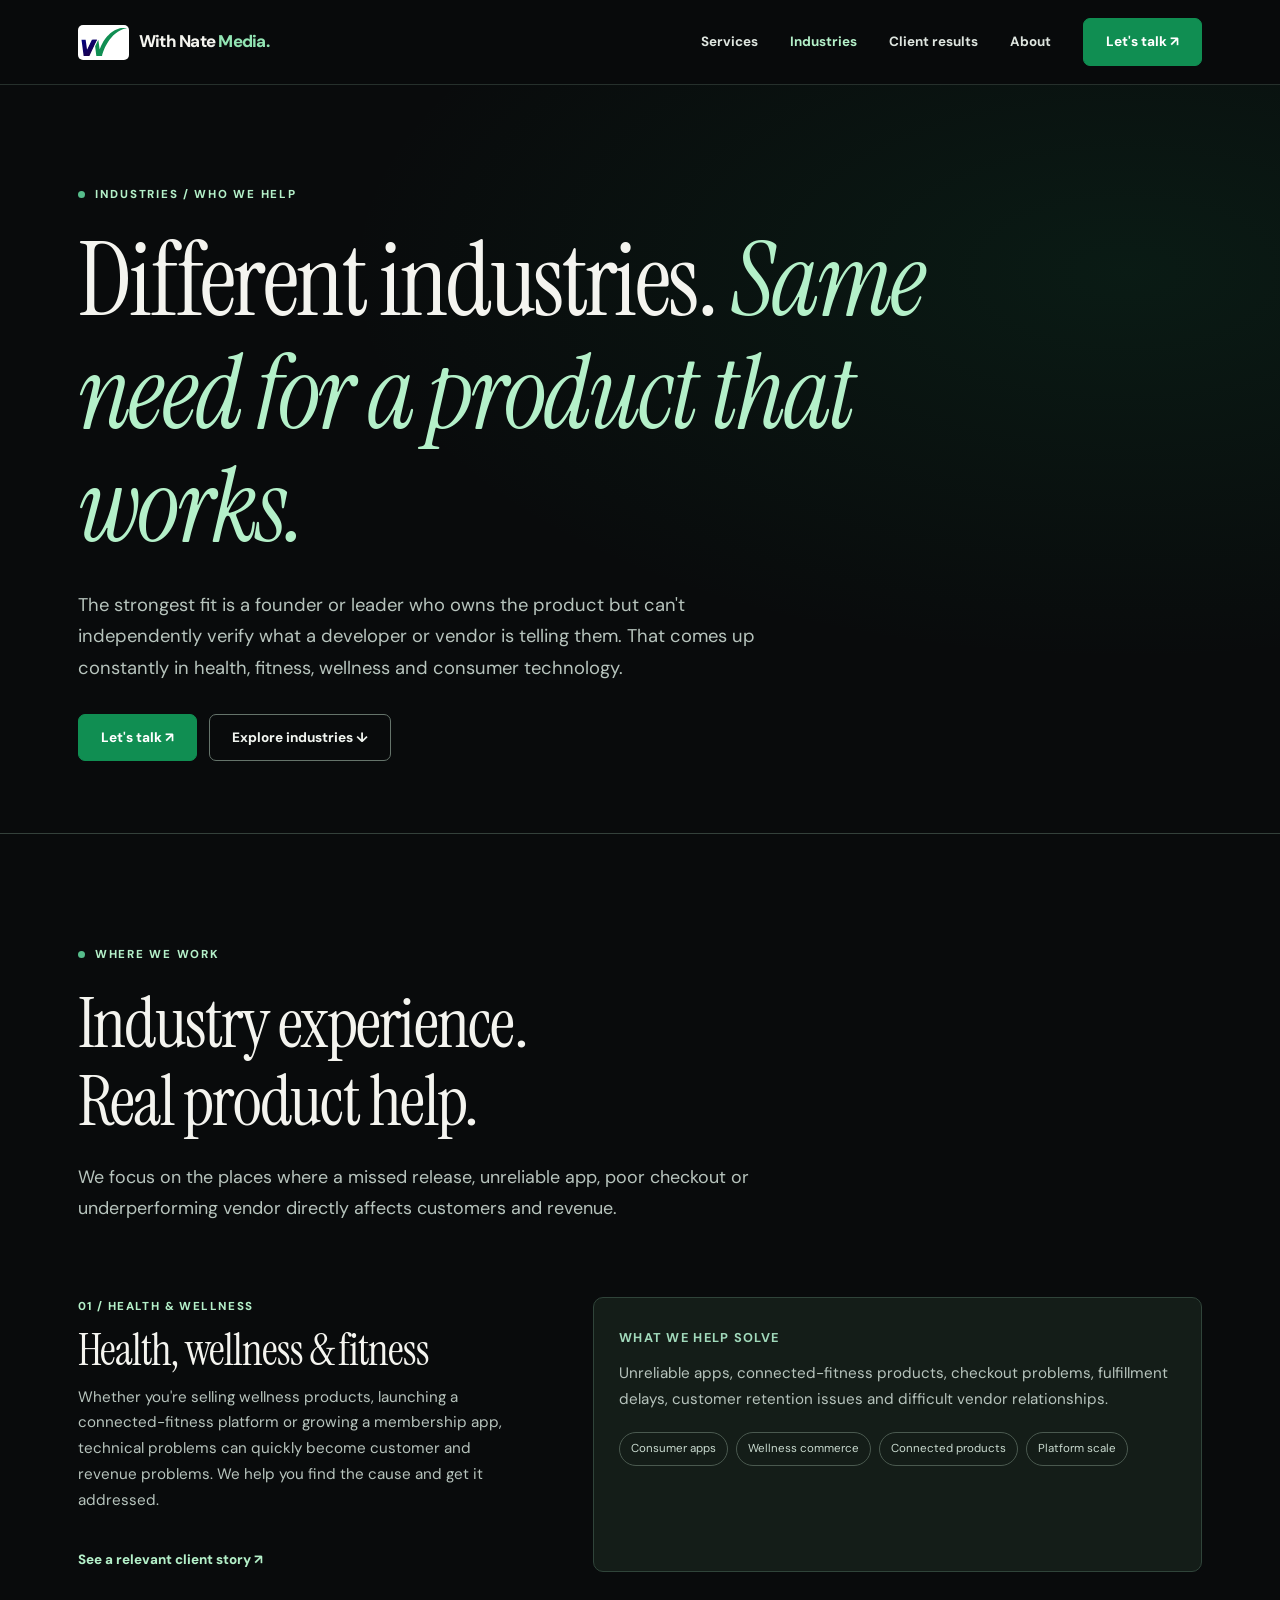
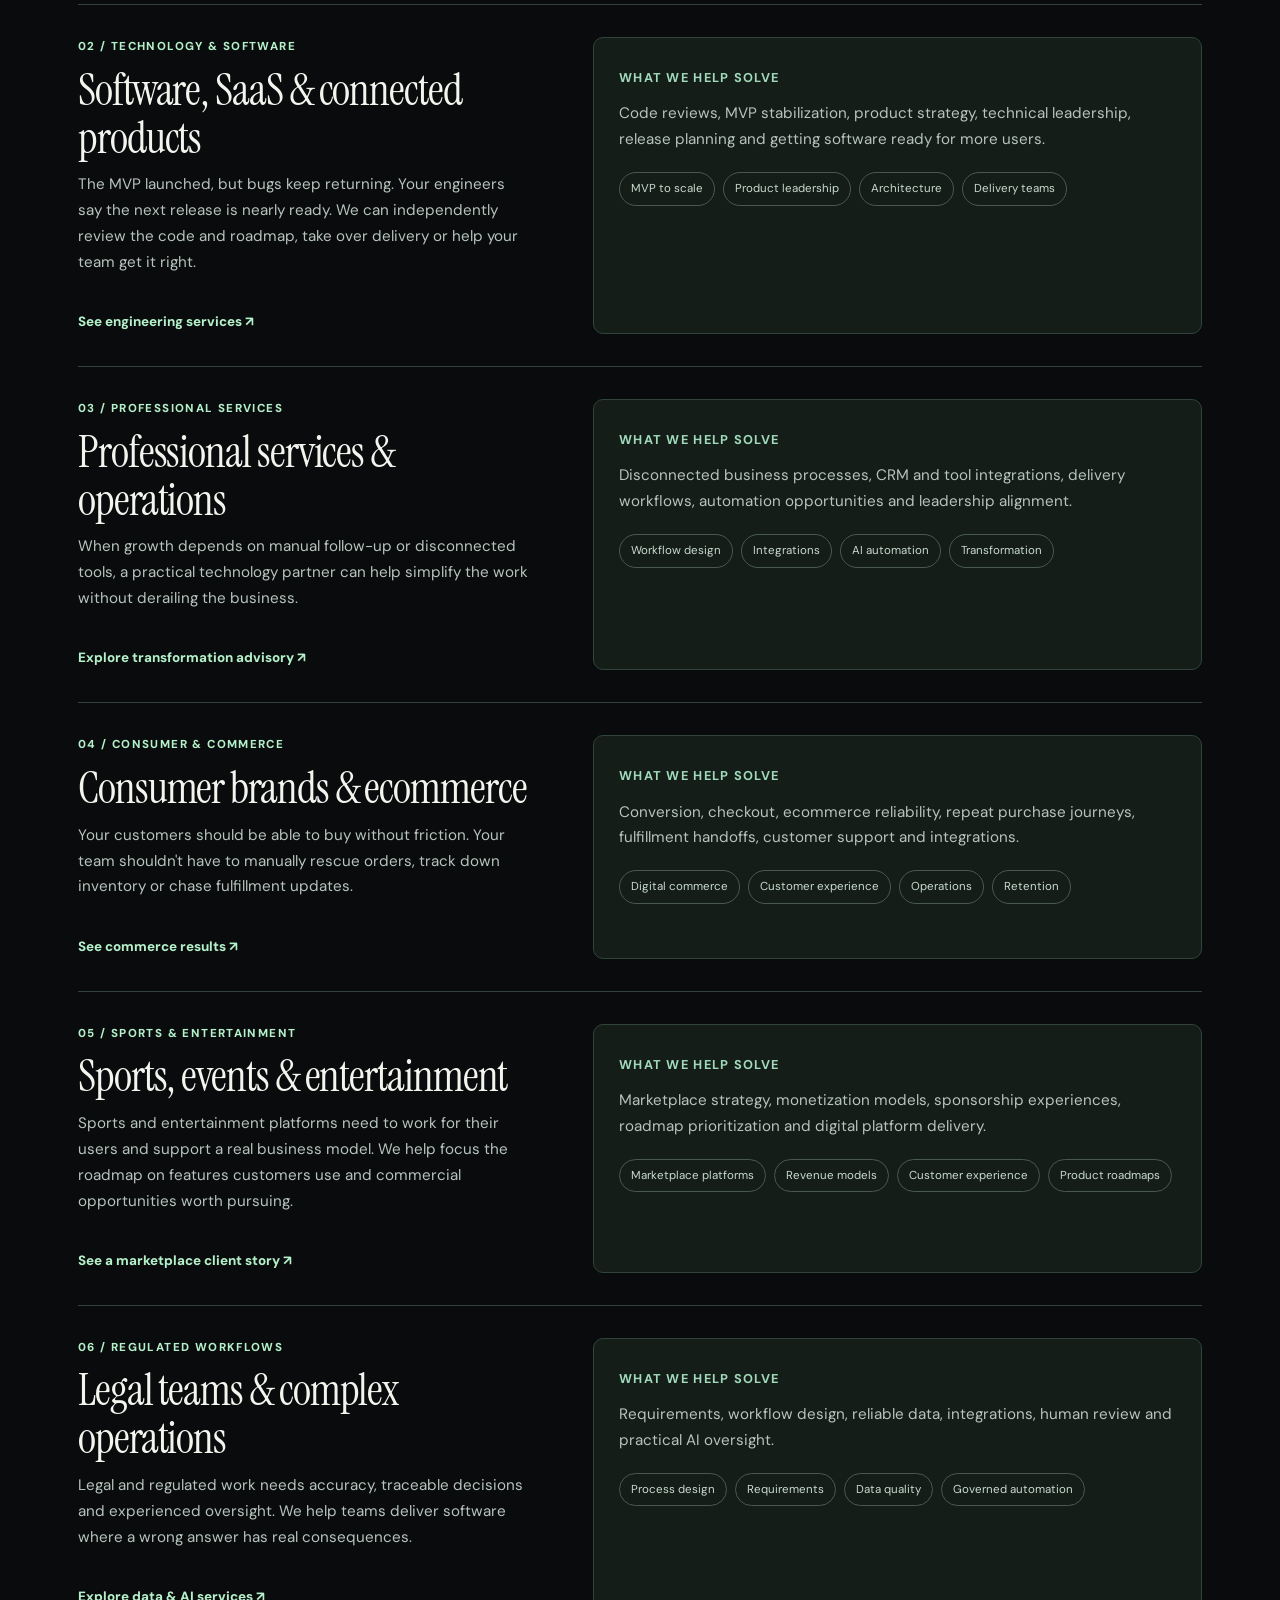
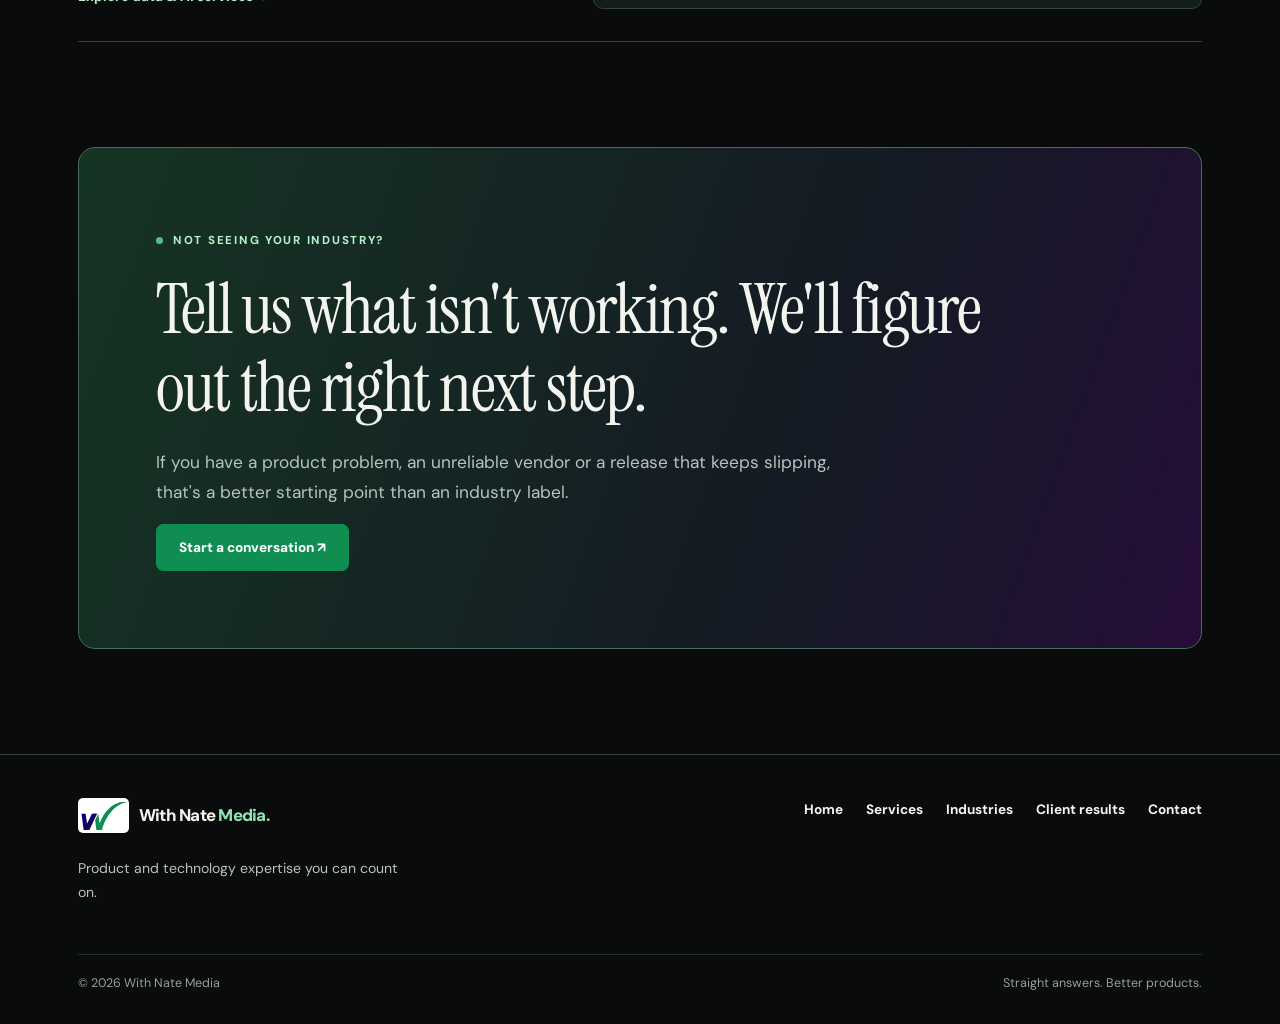
<file: industries.html>
<!doctype html><html lang="en"><head><meta charset="utf-8"><meta name="viewport" content="width=device-width,initial-scale=1"><meta name="theme-color" content="#090b0c"><meta name="description" content="With Nate Media helps non-technical founders and leaders—particularly in health, wellness and fitness—review, recover, build and scale digital products."><title>Industries We Serve | With Nate Media</title><link rel="icon" type="image/svg+xml" href="/logo-mark.svg"><link rel="canonical" href="https://www.wnatemedia.com/industries.html"><link rel="stylesheet" href="/styles.css"><meta property="og:type" content="website"><meta property="og:site_name" content="With Nate Media"><meta property="og:title" content="Industries We Serve | With Nate Media"><meta property="og:description" content="With Nate Media helps non-technical founders and leaders—particularly in health, wellness and fitness—review, recover, build and scale digital products."><meta property="og:url" content="https://www.wnatemedia.com/industries.html"><meta property="og:image" content="https://www.wnatemedia.com/assets/wnm-social-share-v2.png"><meta property="og:image:secure_url" content="https://www.wnatemedia.com/assets/wnm-social-share-v2.png"><meta property="og:image:type" content="image/png"><meta property="og:image:width" content="600"><meta property="og:image:height" content="315"><meta property="og:image:alt" content="With Nate Media logo — Straight answers. Better products."><meta name="twitter:card" content="summary_large_image"><meta name="twitter:title" content="Industries We Serve | With Nate Media"><meta name="twitter:description" content="With Nate Media helps non-technical founders and leaders—particularly in health, wellness and fitness—review, recover, build and scale digital products."><meta name="twitter:image" content="https://www.wnatemedia.com/assets/wnm-social-share-v2.png"><meta name="twitter:image:alt" content="With Nate Media logo — Straight answers. Better products."></head><body>
<header class="site-header"><nav class="nav wrap" aria-label="Main navigation"><a class="brand" href="/" aria-label="With Nate Media home"><span class="brand-icon"><img src="/logo-mark.svg" alt=""></span><span class="brand-words">With Nate <em>Media.</em></span></a><button class="menu-button" aria-controls="navlinks" aria-expanded="false" onclick="const m=document.getElementById('navlinks');m.classList.toggle('open');this.setAttribute('aria-expanded',m.classList.contains('open'))">Menu ☰</button><div class="navlinks" id="navlinks"><a href="/services.html">Services</a><a href="/industries.html" aria-current="page">Industries</a><a href="/case-studies.html">Client results</a><a href="/#about">About</a><a href="https://link.roimachine.us/widget/bookings/wnm-get-in-touch" target="_blank" rel="noopener noreferrer" class="btn">Let's talk ↗</a></div></nav></header>
<main><section class="page-hero"><div class="wrap"><div class="eyebrow">Industries / Who we help</div><h1>Different industries. <em style="color:var(--mint)">Same need for a product that works.</em></h1><p>The strongest fit is a founder or leader who owns the product but can't independently verify what a developer or vendor is telling them. That comes up constantly in health, fitness, wellness and consumer technology.</p><div class="hero-actions"><a href="https://link.roimachine.us/widget/bookings/wnm-get-in-touch" target="_blank" rel="noopener noreferrer" class="btn">Let's talk ↗</a><a href="#health" class="btn outline">Explore industries ↓</a></div></div></section>
<section class="section" style="padding-bottom:0"><div class="wrap"><div class="section-head"><div class="eyebrow">Where we work</div><h2>Industry experience.<br>Real product help.</h2><p>We focus on the places where a missed release, unreliable app, poor checkout or underperforming vendor directly affects customers and revenue.</p></div>
<div class="industry-detail" id="health"><div><div class="small-top">01 / Health & wellness</div><h2>Health, wellness & fitness</h2><p>Whether you're selling wellness products, launching a connected-fitness platform or growing a membership app, technical problems can quickly become customer and revenue problems. We help you find the cause and get it addressed.</p><a href="/case-studies.html#vantage" class="arrow-link">See a relevant client story ↗</a></div><div class="challenges"><strong>What we help solve</strong><p>Unreliable apps, connected-fitness products, checkout problems, fulfillment delays, customer retention issues and difficult vendor relationships.</p><div class="pill-row"><span>Consumer apps</span><span>Wellness commerce</span><span>Connected products</span><span>Platform scale</span></div></div></div>
<div class="industry-detail" id="software"><div><div class="small-top">02 / Technology & software</div><h2>Software, SaaS & connected products</h2><p>The MVP launched, but bugs keep returning. Your engineers say the next release is nearly ready. We can independently review the code and roadmap, take over delivery or help your team get it right.</p><a href="/services.html#engineering" class="arrow-link">See engineering services ↗</a></div><div class="challenges"><strong>What we help solve</strong><p>Code reviews, MVP stabilization, product strategy, technical leadership, release planning and getting software ready for more users.</p><div class="pill-row"><span>MVP to scale</span><span>Product leadership</span><span>Architecture</span><span>Delivery teams</span></div></div></div>
<div class="industry-detail" id="professional"><div><div class="small-top">03 / Professional services</div><h2>Professional services & operations</h2><p>When growth depends on manual follow-up or disconnected tools, a practical technology partner can help simplify the work without derailing the business.</p><a href="/services.html#assessment" class="arrow-link">Explore transformation advisory ↗</a></div><div class="challenges"><strong>What we help solve</strong><p>Disconnected business processes, CRM and tool integrations, delivery workflows, automation opportunities and leadership alignment.</p><div class="pill-row"><span>Workflow design</span><span>Integrations</span><span>AI automation</span><span>Transformation</span></div></div></div>
<div class="industry-detail" id="commerce"><div><div class="small-top">04 / Consumer & commerce</div><h2>Consumer brands & ecommerce</h2><p>Your customers should be able to buy without friction. Your team shouldn't have to manually rescue orders, track down inventory or chase fulfillment updates.</p><a href="/case-studies.html#vantage" class="arrow-link">See commerce results ↗</a></div><div class="challenges"><strong>What we help solve</strong><p>Conversion, checkout, ecommerce reliability, repeat purchase journeys, fulfillment handoffs, customer support and integrations.</p><div class="pill-row"><span>Digital commerce</span><span>Customer experience</span><span>Operations</span><span>Retention</span></div></div></div>
<div class="industry-detail" id="sports"><div><div class="small-top">05 / Sports & entertainment</div><h2>Sports, events & entertainment</h2><p>Sports and entertainment platforms need to work for their users and support a real business model. We help focus the roadmap on features customers use and commercial opportunities worth pursuing.</p><a href="/case-studies.html#lava" class="arrow-link">See a marketplace client story ↗</a></div><div class="challenges"><strong>What we help solve</strong><p>Marketplace strategy, monetization models, sponsorship experiences, roadmap prioritization and digital platform delivery.</p><div class="pill-row"><span>Marketplace platforms</span><span>Revenue models</span><span>Customer experience</span><span>Product roadmaps</span></div></div></div>
<div class="industry-detail" id="regulated"><div><div class="small-top">06 / Regulated workflows</div><h2>Legal teams & complex operations</h2><p>Legal and regulated work needs accuracy, traceable decisions and experienced oversight. We help teams deliver software where a wrong answer has real consequences.</p><a href="/services.html#ai" class="arrow-link">Explore data & AI services ↗</a></div><div class="challenges"><strong>What we help solve</strong><p>Requirements, workflow design, reliable data, integrations, human review and practical AI oversight.</p><div class="pill-row"><span>Process design</span><span>Requirements</span><span>Data quality</span><span>Governed automation</span></div></div></div>
</div></section>
<section class="section"><div class="wrap"><div class="cta"><div class="eyebrow">Not seeing your industry?</div><h2>Tell us what isn't working. We'll figure out the right next step.</h2><p>If you have a product problem, an unreliable vendor or a release that keeps slipping, that's a better starting point than an industry label.</p><a href="https://link.roimachine.us/widget/bookings/wnm-get-in-touch" target="_blank" rel="noopener noreferrer" class="btn">Start a conversation ↗</a></div></div></section></main>
<footer class="footer"><div class="wrap"><div class="cols"><div><a class="brand" href="/"><span class="brand-icon"><img src="/logo-mark.svg" alt=""></span><span class="brand-words">With Nate <em>Media.</em></span></a><p style="max-width:340px;font-size:.88rem;margin-top:17px">Product and technology expertise you can count on.</p></div><nav class="footer-nav" aria-label="Footer navigation"><a href="/">Home</a><a href="/services.html">Services</a><a href="/industries.html">Industries</a><a href="/case-studies.html">Client results</a><a href="https://link.roimachine.us/widget/bookings/wnm-get-in-touch" target="_blank" rel="noopener noreferrer">Contact</a></nav></div><div class="footer-bottom"><span>© <span id="year"></span> With Nate Media</span><span>Straight answers. Better products.</span></div></div></footer><script>document.getElementById('year').textContent=new Date().getFullYear();</script></body></html>
</file>
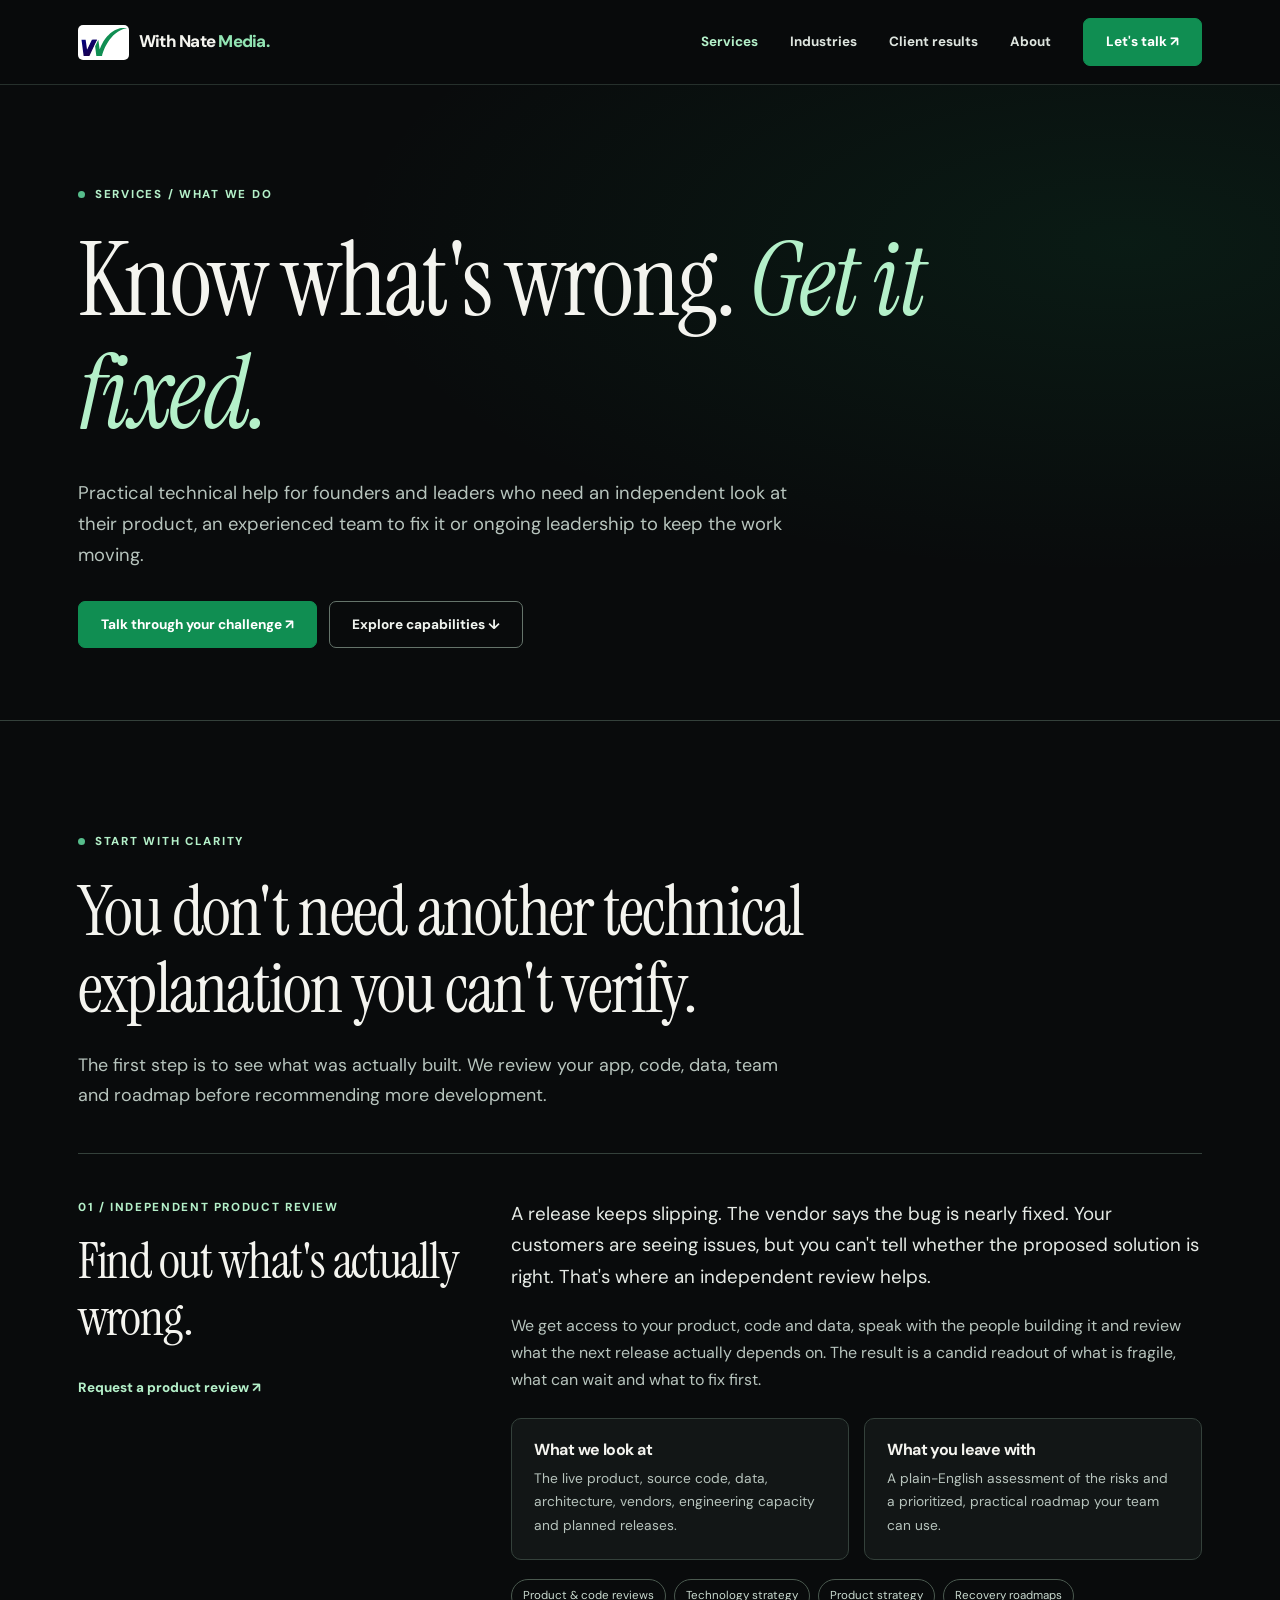
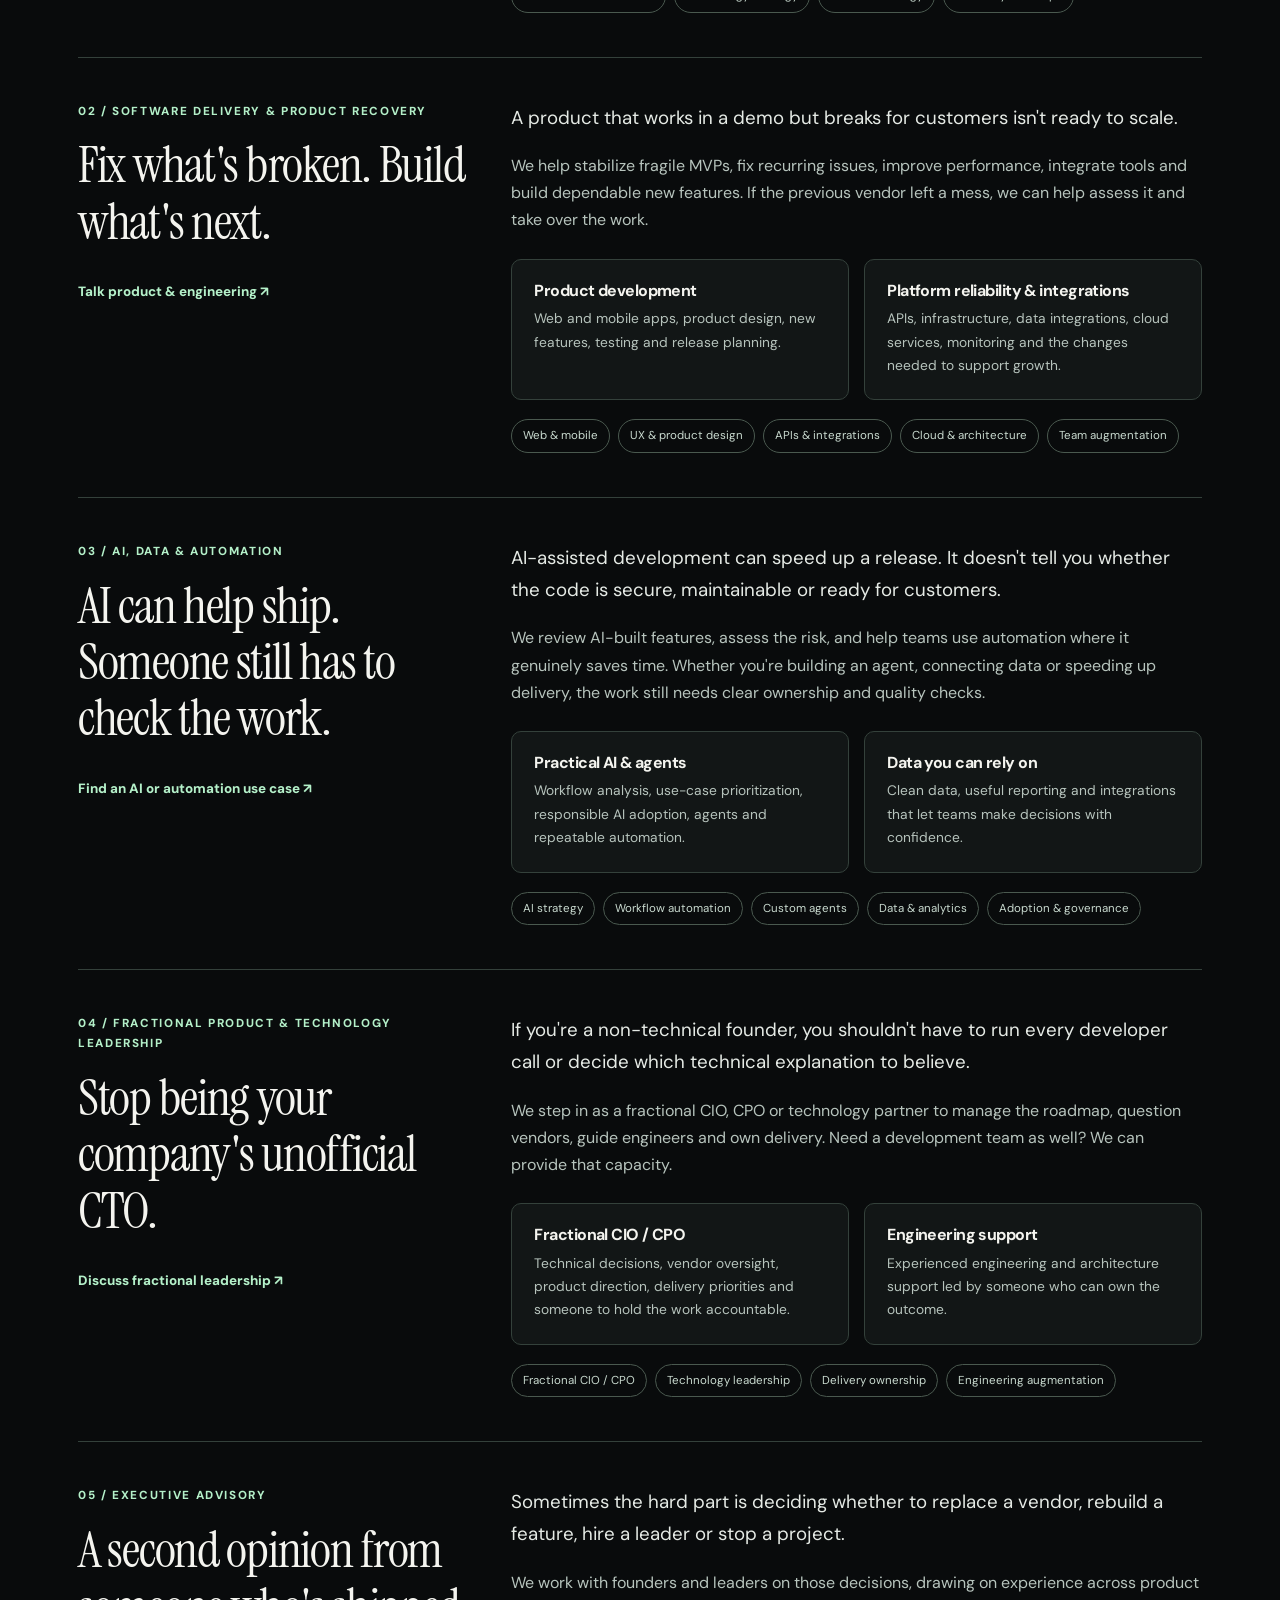
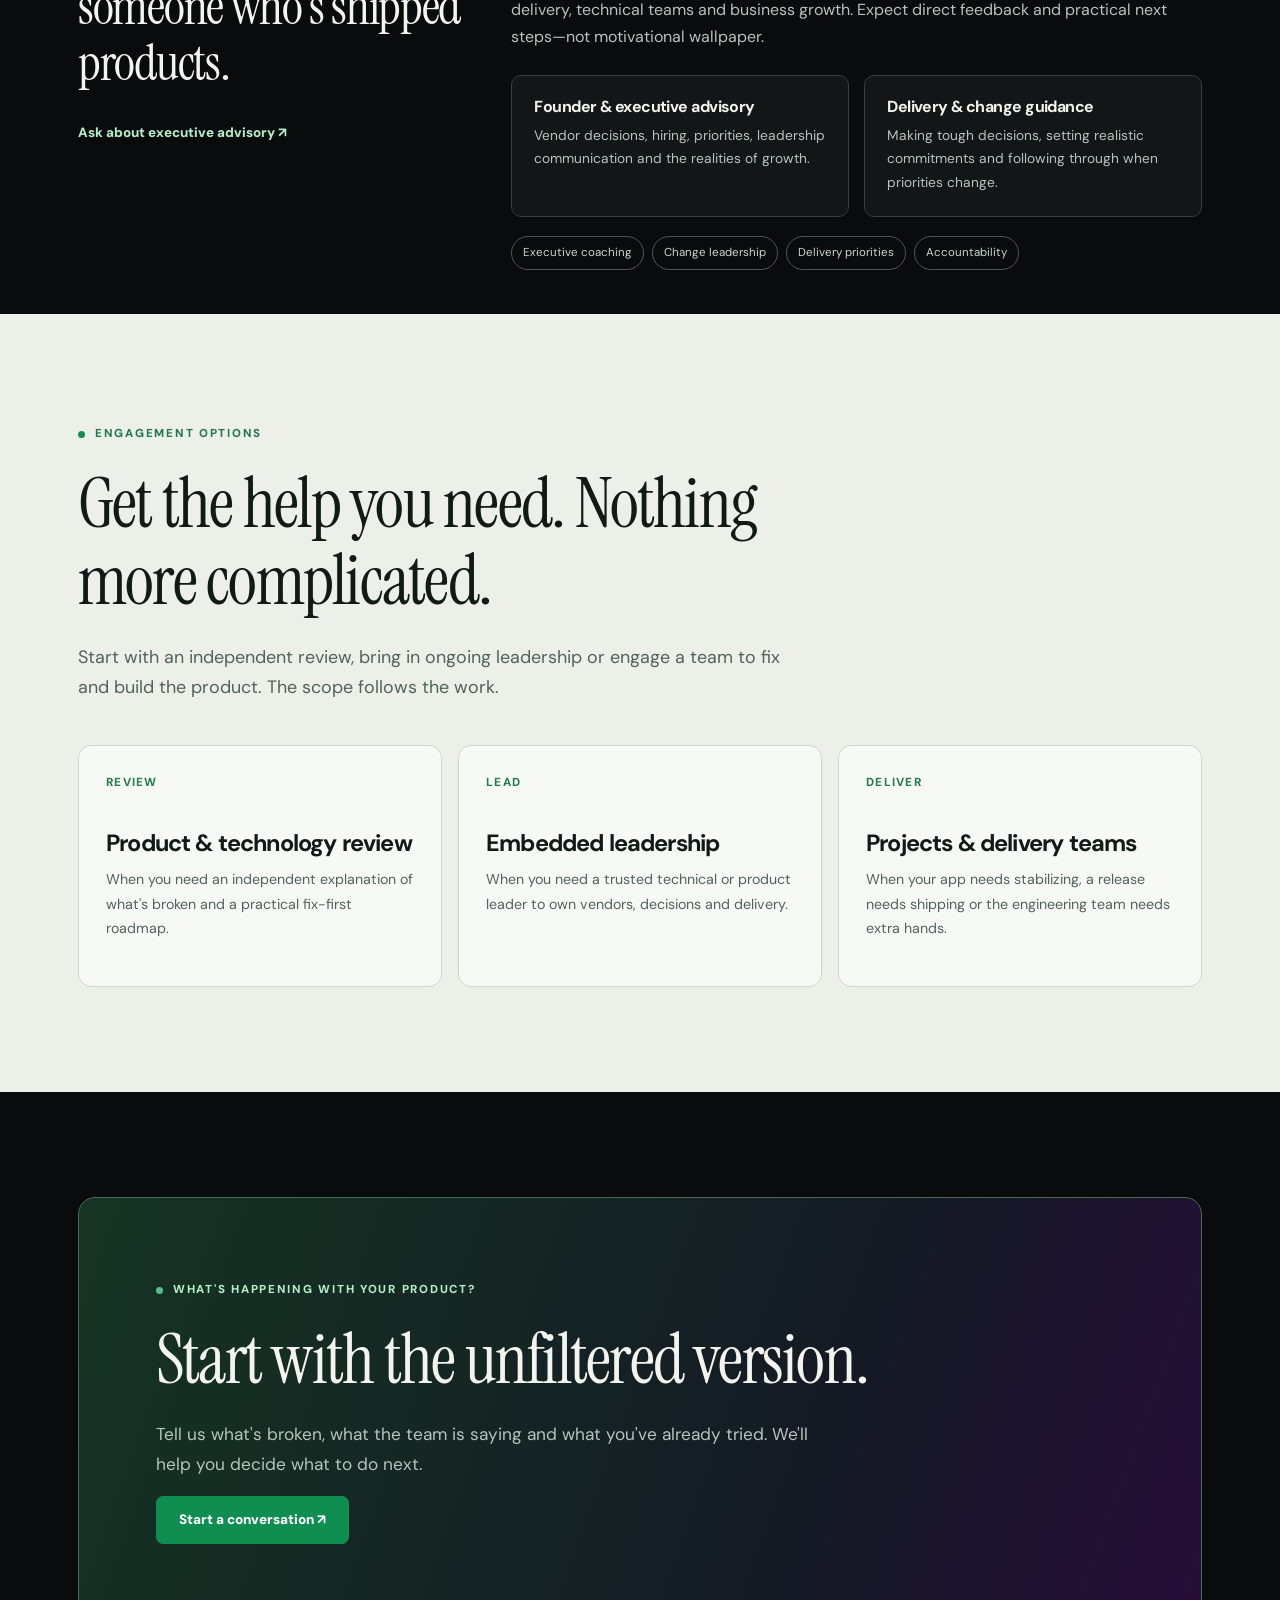
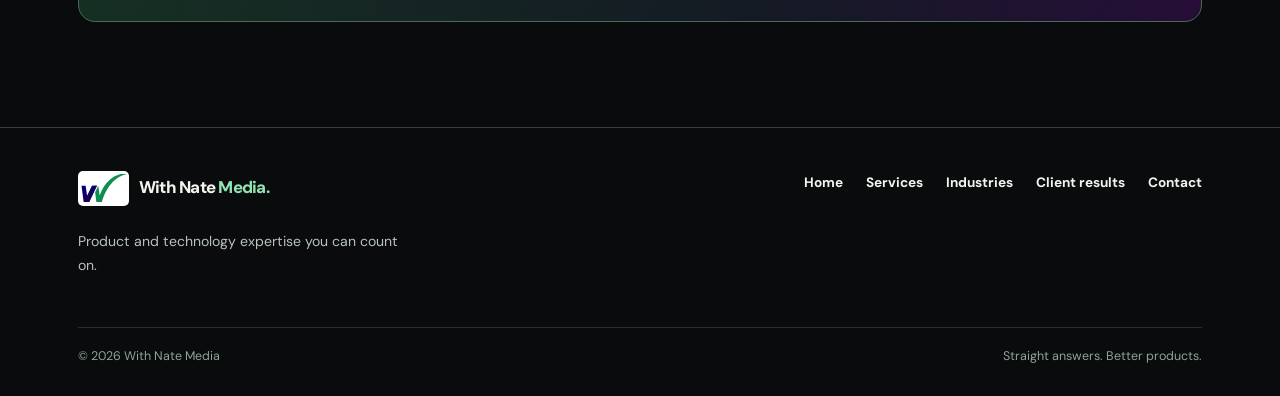
<file: services.html>
<!doctype html><html lang="en"><head><meta charset="utf-8"><meta name="viewport" content="width=device-width,initial-scale=1"><meta name="theme-color" content="#090b0c"><meta name="description" content="Product and technology assessments, software development, AI guidance and fractional CIO/CPO support for founders who need straight answers and reliable delivery."><title>Consulting Services | With Nate Media</title><link rel="icon" type="image/svg+xml" href="/logo-mark.svg"><link rel="canonical" href="https://www.wnatemedia.com/services.html"><link rel="stylesheet" href="/styles.css"><meta property="og:type" content="website"><meta property="og:site_name" content="With Nate Media"><meta property="og:title" content="Consulting Services | With Nate Media"><meta property="og:description" content="Product and technology assessments, software development, AI guidance and fractional CIO/CPO support for founders who need straight answers and reliable delivery."><meta property="og:url" content="https://www.wnatemedia.com/services.html"><meta property="og:image" content="https://www.wnatemedia.com/assets/wnm-social-share-v2.png"><meta property="og:image:secure_url" content="https://www.wnatemedia.com/assets/wnm-social-share-v2.png"><meta property="og:image:type" content="image/png"><meta property="og:image:width" content="600"><meta property="og:image:height" content="315"><meta property="og:image:alt" content="With Nate Media logo — Straight answers. Better products."><meta name="twitter:card" content="summary_large_image"><meta name="twitter:title" content="Consulting Services | With Nate Media"><meta name="twitter:description" content="Product and technology assessments, software development, AI guidance and fractional CIO/CPO support for founders who need straight answers and reliable delivery."><meta name="twitter:image" content="https://www.wnatemedia.com/assets/wnm-social-share-v2.png"><meta name="twitter:image:alt" content="With Nate Media logo — Straight answers. Better products."></head><body>
<header class="site-header"><nav class="nav wrap" aria-label="Main navigation"><a class="brand" href="/" aria-label="With Nate Media home"><span class="brand-icon"><img src="/logo-mark.svg" alt=""></span><span class="brand-words">With Nate <em>Media.</em></span></a><button class="menu-button" aria-controls="navlinks" aria-expanded="false" onclick="const m=document.getElementById('navlinks');m.classList.toggle('open');this.setAttribute('aria-expanded',m.classList.contains('open'))">Menu ☰</button><div class="navlinks" id="navlinks"><a href="/services.html" aria-current="page">Services</a><a href="/industries.html">Industries</a><a href="/case-studies.html">Client results</a><a href="/#about">About</a><a href="https://link.roimachine.us/widget/bookings/wnm-get-in-touch" target="_blank" rel="noopener noreferrer" class="btn">Let's talk ↗</a></div></nav></header>
<main><section class="page-hero"><div class="wrap"><div class="eyebrow">Services / What we do</div><h1>Know what's wrong. <em style="color:var(--mint)">Get it fixed.</em></h1><p>Practical technical help for founders and leaders who need an independent look at their product, an experienced team to fix it or ongoing leadership to keep the work moving.</p><div class="hero-actions"><a class="btn" href="https://link.roimachine.us/widget/bookings/wnm-get-in-touch" target="_blank" rel="noopener noreferrer">Talk through your challenge ↗</a><a class="btn outline" href="#assessment">Explore capabilities ↓</a></div></div></section>
<section class="section" style="padding-bottom:0"><div class="wrap"><div class="section-head"><div class="eyebrow">Start with clarity</div><h2>You don't need another technical explanation you can't verify.</h2><p>The first step is to see what was actually built. We review your app, code, data, team and roadmap before recommending more development.</p></div>
<div class="service-block" id="assessment"><div><div class="service-index">01 / Independent product review</div><h2>Find out what's actually wrong.</h2><a class="arrow-link" href="https://link.roimachine.us/widget/bookings/wnm-get-in-touch" target="_blank" rel="noopener noreferrer">Request a product review ↗</a></div><div><p class="lead">A release keeps slipping. The vendor says the bug is nearly fixed. Your customers are seeing issues, but you can't tell whether the proposed solution is right. That's where an independent review helps.</p><p>We get access to your product, code and data, speak with the people building it and review what the next release actually depends on. The result is a candid readout of what is fragile, what can wait and what to fix first.</p><div class="detail-grid"><div class="mini-tile"><h3>What we look at</h3><p>The live product, source code, data, architecture, vendors, engineering capacity and planned releases.</p></div><div class="mini-tile"><h3>What you leave with</h3><p>A plain-English assessment of the risks and a prioritized, practical roadmap your team can use.</p></div></div><div class="pill-row"><span>Product & code reviews</span><span>Technology strategy</span><span>Product strategy</span><span>Recovery roadmaps</span></div></div></div>
<div class="service-block" id="engineering"><div><div class="service-index">02 / Software delivery & product recovery</div><h2>Fix what's broken. Build what's next.</h2><a class="arrow-link" href="https://link.roimachine.us/widget/bookings/wnm-get-in-touch" target="_blank" rel="noopener noreferrer">Talk product & engineering ↗</a></div><div><p class="lead">A product that works in a demo but breaks for customers isn't ready to scale.</p><p>We help stabilize fragile MVPs, fix recurring issues, improve performance, integrate tools and build dependable new features. If the previous vendor left a mess, we can help assess it and take over the work.</p><div class="detail-grid"><div class="mini-tile"><h3>Product development</h3><p>Web and mobile apps, product design, new features, testing and release planning.</p></div><div class="mini-tile"><h3>Platform reliability & integrations</h3><p>APIs, infrastructure, data integrations, cloud services, monitoring and the changes needed to support growth.</p></div></div><div class="pill-row"><span>Web & mobile</span><span>UX & product design</span><span>APIs & integrations</span><span>Cloud & architecture</span><span>Team augmentation</span></div></div></div>
<div class="service-block" id="ai"><div><div class="service-index">03 / AI, data & automation</div><h2>AI can help ship. Someone still has to check the work.</h2><a class="arrow-link" href="https://link.roimachine.us/widget/bookings/wnm-get-in-touch" target="_blank" rel="noopener noreferrer">Find an AI or automation use case ↗</a></div><div><p class="lead">AI-assisted development can speed up a release. It doesn't tell you whether the code is secure, maintainable or ready for customers.</p><p>We review AI-built features, assess the risk, and help teams use automation where it genuinely saves time. Whether you're building an agent, connecting data or speeding up delivery, the work still needs clear ownership and quality checks.</p><div class="detail-grid"><div class="mini-tile"><h3>Practical AI & agents</h3><p>Workflow analysis, use-case prioritization, responsible AI adoption, agents and repeatable automation.</p></div><div class="mini-tile"><h3>Data you can rely on</h3><p>Clean data, useful reporting and integrations that let teams make decisions with confidence.</p></div></div><div class="pill-row"><span>AI strategy</span><span>Workflow automation</span><span>Custom agents</span><span>Data & analytics</span><span>Adoption & governance</span></div></div></div>
<div class="service-block" id="leadership"><div><div class="service-index">04 / Fractional product & technology leadership</div><h2>Stop being your company's unofficial CTO.</h2><a class="arrow-link" href="https://link.roimachine.us/widget/bookings/wnm-get-in-touch" target="_blank" rel="noopener noreferrer">Discuss fractional leadership ↗</a></div><div><p class="lead">If you're a non-technical founder, you shouldn't have to run every developer call or decide which technical explanation to believe.</p><p>We step in as a fractional CIO, CPO or technology partner to manage the roadmap, question vendors, guide engineers and own delivery. Need a development team as well? We can provide that capacity.</p><div class="detail-grid"><div class="mini-tile"><h3>Fractional CIO / CPO</h3><p>Technical decisions, vendor oversight, product direction, delivery priorities and someone to hold the work accountable.</p></div><div class="mini-tile"><h3>Engineering support</h3><p>Experienced engineering and architecture support led by someone who can own the outcome.</p></div></div><div class="pill-row"><span>Fractional CIO / CPO</span><span>Technology leadership</span><span>Delivery ownership</span><span>Engineering augmentation</span></div></div></div>
<div class="service-block" id="coaching"><div><div class="service-index">05 / Executive advisory</div><h2>A second opinion from someone who's shipped products.</h2><a class="arrow-link" href="https://link.roimachine.us/widget/bookings/wnm-get-in-touch" target="_blank" rel="noopener noreferrer">Ask about executive advisory ↗</a></div><div><p class="lead">Sometimes the hard part is deciding whether to replace a vendor, rebuild a feature, hire a leader or stop a project.</p><p>We work with founders and leaders on those decisions, drawing on experience across product delivery, technical teams and business growth. Expect direct feedback and practical next steps—not motivational wallpaper.</p><div class="detail-grid"><div class="mini-tile"><h3>Founder & executive advisory</h3><p>Vendor decisions, hiring, priorities, leadership communication and the realities of growth.</p></div><div class="mini-tile"><h3>Delivery & change guidance</h3><p>Making tough decisions, setting realistic commitments and following through when priorities change.</p></div></div><div class="pill-row"><span>Executive coaching</span><span>Change leadership</span><span>Delivery priorities</span><span>Accountability</span></div></div></div></div></section>
<section class="section light-band"><div class="wrap"><div class="section-head"><div class="eyebrow">Engagement options</div><h2>Get the help you need. Nothing more complicated.</h2><p>Start with an independent review, bring in ongoing leadership or engage a team to fix and build the product. The scope follows the work.</p></div><div class="cards3"><div class="industry-card"><div class="small-top">Review</div><h3>Product & technology review</h3><p>When you need an independent explanation of what's broken and a practical fix-first roadmap.</p></div><div class="industry-card"><div class="small-top">Lead</div><h3>Embedded leadership</h3><p>When you need a trusted technical or product leader to own vendors, decisions and delivery.</p></div><div class="industry-card"><div class="small-top">Deliver</div><h3>Projects & delivery teams</h3><p>When your app needs stabilizing, a release needs shipping or the engineering team needs extra hands.</p></div></div></div></section>
<section class="section"><div class="wrap"><div class="cta"><div class="eyebrow">What's happening with your product?</div><h2>Start with the unfiltered version.</h2><p>Tell us what's broken, what the team is saying and what you've already tried. We'll help you decide what to do next.</p><a href="https://link.roimachine.us/widget/bookings/wnm-get-in-touch" target="_blank" rel="noopener noreferrer" class="btn">Start a conversation ↗</a></div></div></section></main>
<footer class="footer"><div class="wrap"><div class="cols"><div><a class="brand" href="/"><span class="brand-icon"><img src="/logo-mark.svg" alt=""></span><span class="brand-words">With Nate <em>Media.</em></span></a><p style="max-width:340px;font-size:.88rem;margin-top:17px">Product and technology expertise you can count on.</p></div><nav class="footer-nav" aria-label="Footer navigation"><a href="/">Home</a><a href="/services.html">Services</a><a href="/industries.html">Industries</a><a href="/case-studies.html">Client results</a><a href="https://link.roimachine.us/widget/bookings/wnm-get-in-touch" target="_blank" rel="noopener noreferrer">Contact</a></nav></div><div class="footer-bottom"><span>© <span id="year"></span> With Nate Media</span><span>Straight answers. Better products.</span></div></div></footer><script>document.getElementById('year').textContent=new Date().getFullYear();</script></body></html>
</file>
<file: styles.css>
@import url('https://fonts.googleapis.com/css2?family=DM+Sans:wght@400;500;600;700;800&family=Instrument+Serif:ital@0;1&display=swap');
:root{--bg:#090b0c;--surface:#121616;--surface2:#171d1b;--raised:#1e2925;--line:#34413b;--ink:#f4f4ef;--body:#b7c4bd;--muted:#8b9c94;--green:#108e52;--mint:#b4f0c9;--violet:#25033d;--blue:#000080;--width:1180px}
*{box-sizing:border-box}html{scroll-behavior:smooth}body{margin:0;background:var(--bg);color:var(--ink);font:16px/1.7 'DM Sans',sans-serif;-webkit-font-smoothing:antialiased}a{color:inherit;text-decoration:none}button{font:inherit}h1,h2,h3,p{margin-top:0}h1,h2,h3{line-height:1.1}h1,h2{font-family:'Instrument Serif',Georgia,serif;font-weight:400;letter-spacing:-.025em}h1{font-size:clamp(4rem,8vw,7.5rem);margin-bottom:27px}h2{font-size:clamp(3rem,5.5vw,5.2rem);margin-bottom:22px}h3{font-size:1.47rem;font-weight:700;letter-spacing:-.035em}p{color:var(--body)}::selection{background:var(--green);color:#fff}:focus-visible{outline:2px solid var(--mint);outline-offset:5px}img{max-width:100%;height:auto}.wrap{max-width:var(--width);padding:0 28px;margin:auto}.site-header{position:relative;z-index:20;background:rgba(9,11,12,.97);border-bottom:1px solid #26302c}.nav{display:flex;align-items:center;justify-content:space-between;gap:24px;min-height:84px}.brand{display:inline-flex;align-items:center;gap:10px;font-size:1.06rem;font-weight:800;letter-spacing:-.05em;white-space:nowrap}.brand-icon{width:51px;height:35px;display:inline-flex;align-items:center;justify-content:center;border-radius:5px;background:#fff;padding:1px}.brand-icon img{width:48px;height:33px;object-fit:contain}.brand .brand-words{line-height:1.05;letter-spacing:-.045em}.brand .brand-words em{font-style:normal;color:#92e4b3}.navlinks{display:flex;align-items:center;gap:32px;font-size:.84rem;font-weight:700}.navlinks>a:not(.btn){color:#dee5df;transition:color .2s}.navlinks>a:hover,.navlinks>a[aria-current]{color:var(--mint)}.menu-button{display:none;color:#fff;border:1px solid var(--line);background:transparent;border-radius:7px;padding:6px 11px;cursor:pointer}.btn{display:inline-flex;justify-content:center;align-items:center;gap:12px;border:1px solid var(--green);background:var(--green);color:white;border-radius:7px;padding:13px 22px;font-size:.85rem;font-weight:800;line-height:1.4;cursor:pointer;transition:background .2s,transform .2s,border-color .2s}.btn:hover{background:#13a15e;border-color:#13a15e;transform:translateY(-2px)}.btn.outline{background:transparent;color:#f0f4ef;border-color:#65746b}.btn.outline:hover{border-color:var(--mint);background:#1c2520}.btn.ghost{background:transparent;border-color:transparent;padding-left:0;color:var(--mint)}.btn.ghost:hover{background:none;border-color:transparent}.eyebrow{display:inline-flex;align-items:center;gap:10px;font-size:.72rem;font-weight:800;letter-spacing:.15em;text-transform:uppercase;color:var(--mint);margin-bottom:21px}.eyebrow:before{content:"";width:7px;height:7px;background:#56bd8b;border-radius:50%;flex-shrink:0}.eyebrow.muted{color:#99ac9f}.hero{position:relative;overflow:hidden;padding:104px 0 114px;border-bottom:1px solid var(--line)}.hero:before{content:"";position:absolute;right:-100px;top:-280px;width:810px;height:810px;background:radial-gradient(circle,rgba(16,142,82,.14),transparent 65%);pointer-events:none}.hero:after{content:"";position:absolute;right:10%;bottom:-330px;width:650px;height:650px;background:radial-gradient(circle,rgba(35,7,78,.22),transparent 65%);pointer-events:none}.hero-layout{position:relative;z-index:1;display:grid;grid-template-columns:1.33fr .67fr;gap:54px;align-items:center}.hero h1{max-width:850px}.hero h1 em{color:var(--mint);font-weight:400}.hero p{font-size:1.13rem;max-width:620px}.hero-actions{display:flex;flex-wrap:wrap;gap:12px;margin-top:30px}.hero-panel{background:linear-gradient(150deg,#1c2823,#101514 75%);border:1px solid #48604f;border-radius:15px;padding:25px;box-shadow:0 22px 65px rgba(0,0,0,.32);transform:rotate(1deg)}.panel-label{font-size:.7rem;text-transform:uppercase;color:var(--mint);font-weight:800;letter-spacing:.16em}.hero-panel h3{font-family:'Instrument Serif',Georgia,serif;font-size:2.05rem;font-weight:400;line-height:1.2;margin:14px 0 25px}.panel-stage{display:flex;align-items:center;gap:15px;border-top:1px solid #3a4b40;padding:16px 0}.panel-stage .stage-num{font-size:.73rem;color:var(--mint);font-weight:800}.panel-stage div{font-size:.94rem;font-weight:700}.panel-foot{color:#879d8e;font-size:.78rem;margin:8px 0 0}.mini-strip{background:linear-gradient(90deg,#12221b,#19112b 75%,#111816);border-bottom:1px solid var(--line)}.mini-strip .wrap{display:flex;justify-content:space-between;align-items:center;gap:24px;flex-wrap:wrap;padding-top:18px;padding-bottom:18px}.mini-strip strong{font-size:.79rem;text-transform:uppercase;letter-spacing:.11em}.mini-strip span{color:#a3b9ac;font-size:.84rem}.section{padding:105px 0}.section.border-top{border-top:1px solid var(--line)}.section-head{max-width:780px;margin-bottom:42px}.section-head p{font-size:1.12rem;max-width:710px}.section-heading-row{display:flex;justify-content:space-between;align-items:end;gap:25px;margin-bottom:34px}.section-heading-row .section-head{margin-bottom:0}.section-heading-row .btn{margin-bottom:13px;white-space:nowrap}.intro-grid{display:grid;grid-template-columns:.88fr 1.12fr;gap:80px;align-items:start}.intro-grid .large-copy{font:400 clamp(1.75rem,2.6vw,2.45rem)/1.38 'Instrument Serif',Georgia,serif;color:#e8ece8}.intro-grid .large-copy em{color:var(--mint)}.cards3{display:grid;grid-template-columns:repeat(3,1fr);gap:16px}.cards2{display:grid;grid-template-columns:repeat(2,1fr);gap:16px}.tile{background:var(--surface);border:1px solid var(--line);border-radius:13px;padding:31px;transition:transform .2s,border-color .2s}.tile:hover{transform:translateY(-3px);border-color:#647b6c}.tile .small-top{font-size:.72rem;color:#90c9a8;font-weight:800;letter-spacing:.13em;text-transform:uppercase}.tile h3{margin:23px 0 13px}.tile p{font-size:.92rem;margin:0}.arrow-link{display:inline-block;margin-top:20px;color:var(--mint);font-size:.84rem;font-weight:800}.arrow-link:hover{text-decoration:underline;text-underline-offset:5px}.featured-service{background:linear-gradient(110deg,#15251e,#18201e);border:1px solid #53705e;border-radius:15px;padding:37px;display:grid;grid-template-columns:1.14fr .86fr;gap:48px;margin-bottom:15px}.featured-service h3{font-size:clamp(2rem,3vw,3rem);letter-spacing:-.055em;margin:16px 0}.featured-service .offer-card{background:#23352d;padding:26px;border:1px solid #4a6c59;border-radius:9px;display:flex;flex-direction:column;justify-content:center}.offer-card h4{font-size:1.25rem;margin:12px 0;font-weight:800}.offer-card p{font-size:.89rem}.tags{display:flex;gap:8px;flex-wrap:wrap;margin-top:19px}.tag{font-size:.72rem;color:#c6e9d4;border:1px solid #4b6859;border-radius:40px;padding:5px 11px}.light-band{background:#edf0e9;color:#0f1b17}.light-band h2,.light-band h3{color:#101a16}.light-band p{color:#50635a}.light-band .eyebrow{color:#22784d}.light-band .eyebrow:before{background:#168b52}.industry-card{display:flex;flex-direction:column;min-height:242px;background:#f7f9f4;border:1px solid #cdd8d0;border-radius:13px;padding:27px;transition:transform .2s}.industry-card:hover{transform:translateY(-4px)}.industry-card .small-top{color:#277b4f;font-size:.73rem;font-weight:800;letter-spacing:.11em;text-transform:uppercase}.industry-card h3{margin:38px 0 11px}.industry-card p{font-size:.89rem;flex:1}.industry-card .arrow-link{color:#1c7949}.quote-band{padding:88px 0;background:linear-gradient(100deg,#131d1a,#1b0f27);border-block:1px solid #36423d}.quote{max-width:1020px;font-family:'Instrument Serif',Georgia,serif;font-size:clamp(2.4rem,4.8vw,4.45rem);line-height:1.18;color:white}.quote em{color:var(--mint);font-style:italic}.metric-card{background:#141a18;border:1px solid #3b5145;border-radius:13px;padding:29px}.metric{font:400 clamp(2.35rem,4.7vw,4.3rem)/1 'Instrument Serif',Georgia,serif;letter-spacing:-.035em;color:var(--mint);margin-bottom:14px}.metric-card h3{font-size:1rem;margin:0 0 11px}.metric-card p{font-size:.88rem;margin:0}.small{font-size:.82rem;color:#95a79b}.process-row{display:grid;grid-template-columns:80px 1fr 1fr;gap:28px;align-items:start;padding:25px 0;border-top:1px solid var(--line)}.process-row .num{font-size:.9rem;color:var(--mint);font-weight:800}.process-row h3{margin:0}.process-row p{font-size:.93rem;margin:0}.about-grid{display:grid;grid-template-columns:.85fr 1.15fr;gap:70px}.about-grid p{font-size:1.05rem}.cta{background:linear-gradient(110deg,#163423,#141a24 65%,#260d38);border:1px solid #476b55;border-radius:17px;padding:clamp(38px,6.5vw,77px)}.cta h2{max-width:890px}.cta p{max-width:690px;font-size:1.08rem}.footer{border-top:1px solid var(--line);padding:43px 0 29px}.footer .cols{display:flex;align-items:start;justify-content:space-between;gap:35px;flex-wrap:wrap}.footer-nav{display:flex;gap:23px;flex-wrap:wrap;font-size:.85rem;font-weight:700}.footer a:hover{color:var(--mint)}.footer-bottom{margin-top:35px;padding-top:18px;border-top:1px solid #253029;display:flex;align-items:center;justify-content:space-between;gap:20px;flex-wrap:wrap;color:#90a497;font-size:.78rem}.page-hero{padding:94px 0 72px;background:radial-gradient(ellipse at 88% 25%,rgba(16,142,82,.12),transparent 49%);border-bottom:1px solid var(--line)}.page-hero h1{max-width:960px}.page-hero p{font-size:1.15rem;max-width:725px}.service-block{display:grid;grid-template-columns:.72fr 1.28fr;gap:45px;padding:44px 0;border-top:1px solid var(--line)}.service-block .service-index{font-size:.73rem;letter-spacing:.14em;text-transform:uppercase;color:var(--mint);font-weight:800;margin-bottom:16px}.service-block h2{font-size:clamp(2.45rem,4vw,3.8rem);margin-bottom:11px}.service-block .lead{font-size:1.17rem;color:#e5eae5}.service-block .detail-grid{display:grid;grid-template-columns:1fr 1fr;gap:15px;margin-top:25px}.mini-tile{background:var(--surface);border:1px solid var(--line);padding:22px;border-radius:10px}.mini-tile h3{font-size:1rem;margin-bottom:8px}.mini-tile p{font-size:.86rem;margin-bottom:0}.pill-row{display:flex;gap:8px;flex-wrap:wrap;margin-top:19px}.pill-row span{font-size:.72rem;color:#c9dacf;border:1px solid #4a594f;padding:6px 11px;border-radius:99px}.industry-detail{padding:32px 0;border-bottom:1px solid var(--line);display:grid;grid-template-columns:.85fr 1.15fr;gap:65px}.industry-detail h2{font-size:clamp(2.2rem,3.4vw,3.25rem);margin:10px 0}.industry-detail p{font-size:.95rem}.industry-detail .small-top{font-size:.72rem;text-transform:uppercase;letter-spacing:.12em;color:var(--mint);font-weight:800}.industry-detail .challenges{background:#141d18;border:1px solid #30443a;padding:25px;border-radius:10px}.industry-detail .challenges strong{font-size:.8rem;text-transform:uppercase;letter-spacing:.1em;color:#a1dabb}.industry-detail .challenges p{margin:11px 0 0}.case-grid{display:grid;grid-template-columns:repeat(2,1fr);gap:17px}.case{background:var(--surface);border:1px solid var(--line);border-radius:14px;overflow:hidden}.case-top{background:linear-gradient(135deg,#24342c,#141b25);padding:26px;min-height:115px;display:flex;align-items:end}.case:nth-child(2) .case-top{background:linear-gradient(135deg,#23213c,#18201c)}.case:nth-child(3) .case-top{background:linear-gradient(135deg,#182a31,#19211d)}.case:nth-child(4) .case-top{background:linear-gradient(135deg,#263723,#141824)}.case .inner{padding:27px}.case .inner h3{font-size:1.35rem;margin:11px 0}.case-tag{font-size:.7rem;font-weight:800;color:var(--mint);text-transform:uppercase;letter-spacing:.12em}.case .metric{margin:24px 0 10px}.case .inner p{font-size:.93rem}.case-detail{padding:43px 0 55px;border-bottom:1px solid var(--line)}.case-detail h2{font-size:clamp(2.45rem,4.6vw,4.1rem);max-width:850px}.case-detail .columns{display:grid;grid-template-columns:1fr 1fr;gap:45px}.case-detail h3{font-size:1rem;color:var(--mint);letter-spacing:.04em}.case-detail p{font-size:.96rem}.disclaimer{font-size:.8rem;margin-top:25px;color:#9eb1a2}
@media(max-width:980px){.navlinks{gap:17px}.hero-layout{grid-template-columns:1fr .75fr;gap:22px}.cards3{grid-template-columns:repeat(2,1fr)}.intro-grid{gap:35px}}
@media(max-width:720px){.wrap{padding-inline:20px}.nav{min-height:74px}.menu-button{display:inline-block}.navlinks{display:none;position:absolute;top:74px;left:0;right:0;background:#101715;border-bottom:1px solid var(--line);padding:25px;flex-direction:column;align-items:flex-start;gap:24px}.navlinks.open{display:flex}.hero{padding:70px 0}.hero-layout,.intro-grid,.featured-service,.about-grid,.service-block,.industry-detail{grid-template-columns:1fr}.hero-panel{max-width:480px;transform:none;margin-top:15px}.section{padding:70px 0}.cards3,.cards2,.case-grid,.service-block .detail-grid,.case-detail .columns{grid-template-columns:1fr}.section-heading-row{display:block}.section-heading-row .btn{margin-top:10px}.process-row{grid-template-columns:48px 1fr;gap:13px}.process-row p{grid-column:2}.page-hero{padding:66px 0 52px}.service-block{gap:10px}.industry-detail{gap:15px}.cta{padding:34px 23px}.brand{font-size:.98rem}.brand-icon{width:46px}.brand-icon img{width:43px}.footer .cols{display:block}.footer-nav{margin-top:27px}}
@media(prefers-reduced-motion:reduce){html{scroll-behavior:auto}*,*:before,*:after{transition:none!important}}


/* 2026 editorial consulting refresh — homepage */
.skip{position:absolute;left:12px;top:-80px;z-index:999;color:#fff;background:#108e52;padding:12px;border-radius:4px}.skip:focus{top:12px}
.hero-v3{position:relative;overflow:hidden;background:radial-gradient(ellipse at 67% 45%,#152926 0%,#0d1115 48%,#090b0c 85%);border-bottom:1px solid #35473f}.hero-grid-art{position:absolute;inset:0;background-image:linear-gradient(90deg,rgba(157,228,186,.035) 1px,transparent 1px),linear-gradient(rgba(157,228,186,.035) 1px,transparent 1px);background-size:70px 70px;mask-image:linear-gradient(90deg,transparent,black);pointer-events:none}.hero-v3-layout{display:grid;grid-template-columns:1.35fr .82fr;align-items:center;gap:68px;position:relative;padding-top:118px;padding-bottom:124px}.hero-v3-copy{position:relative;z-index:1}.hero-v3 h1{font-size:clamp(4.75rem,8.1vw,8rem);line-height:.97;letter-spacing:-.04em;max-width:810px;margin:0 0 30px}.hero-v3 h1 em{display:block;color:#c0f5d1;line-height:1.04;font-style:italic}.hero-v3 .hero-lede{font-size:1.15rem;line-height:1.8;max-width:605px;color:#d4dfd6}.hero-v3 .hero-actions{margin-top:35px}.hero-footline{margin-top:44px;color:#93a79d;font-size:.81rem;max-width:540px;display:flex;align-items:baseline;gap:10px}.green-dot{display:inline-block;flex:none;width:8px;height:8px;background:#3ac581;border-radius:50%}.hero-v3-graphic{align-self:center;min-height:490px;border:1px solid #547160;background:linear-gradient(145deg,rgba(26,52,39,.93),rgba(11,20,18,.93));box-shadow:35px 35px 75px #0405056e;border-radius:3px;padding:23px;position:relative;transform:rotate(1.3deg)}.hero-v3-graphic:before{content:'';position:absolute;right:-18px;top:27px;bottom:-20px;width:100%;border:1px solid #4c305f;z-index:-1;transform:rotate(2deg)}.diagram-top,.diagram-bottom{display:flex;justify-content:space-between;gap:15px;align-items:center}.diagram-top{font-size:.69rem;font-weight:800;letter-spacing:.14em;color:#aec9b8;border-bottom:1px solid #486052;padding-bottom:18px}.diagram-plus{font:400 1.2rem Georgia;color:#91d8ae}.diagram-center{display:grid;grid-template-columns:1fr 1fr;gap:16px;padding:39px 0 44px;position:relative}.diagram-center:before{content:'';position:absolute;left:50%;top:27px;bottom:31px;border-left:1px dashed #72957d;opacity:.65}.diagram-center:after{content:'';position:absolute;top:50%;left:0;right:0;border-top:1px dashed #72957d;opacity:.65}.diagram-node{position:relative;z-index:1;min-height:115px;padding:18px 13px;background:#1b3327;border:1px solid #6a9476;font-size:.69rem;letter-spacing:.11em;font-weight:800;color:#d6f7e1;display:flex;flex-direction:column;justify-content:center;gap:8px;text-align:center}.diagram-node span{letter-spacing:0;text-transform:none;font-size:.73rem;color:#9ebba9;font-weight:500}.node-b{background:#1b253b;border-color:#565179}.node-c{background:#2c1b38;border-color:#624b73}.node-d{background:#162a27;border-color:#3a7a62}.diagram-bottom{border-top:1px solid #486052;padding-top:23px;flex-direction:column;align-items:flex-start;gap:5px}.diagram-bottom>span{font-size:.64rem;letter-spacing:.14em;color:#86ae96}.diagram-bottom strong{font:400 1.7rem 'Instrument Serif',Georgia,serif}.diagram-bottom strong span{color:#89e7a8}.hero-bottom-rail{display:flex;justify-content:space-evenly;flex-wrap:wrap;gap:12px;border-top:1px solid #263d32;padding:15px 20px;color:#87b79b;background:rgba(13,29,22,.55);font-size:.68rem;letter-spacing:.17em;font-weight:800}
.client-rail{background:#f6f5f1;border-bottom:1px solid #d3ddd4;color:#182720}.client-rail-layout{display:grid;grid-template-columns:1.12fr .8fr 1fr;align-items:center;gap:35px;min-height:167px}.rail-intro .mini-label{font-size:.7rem;font-weight:800;letter-spacing:.16em;color:#338153}.rail-intro p{font:400 1.45rem/1.15 'Instrument Serif',Georgia,serif;color:#182720;max-width:310px;margin:8px 0 0}.rail-client{display:flex;align-items:center;gap:13px;border-left:1px solid #cbd5cc;padding:9px 0 9px 25px;font-size:1.12rem;font-weight:800;letter-spacing:.01em;transition:opacity .2s}.rail-client:hover{opacity:.65}.rail-client img{object-fit:contain}.rail-client .rail-site{display:block;font:600 .7rem/1.4 'DM Sans',sans-serif;letter-spacing:.02em;color:#637068;margin-top:4px}.vantage-rail{display:flex;flex-direction:column;align-items:flex-start;gap:0}.vantage-mark-wrap{display:block;padding:5px 0}.vantage-mark-wrap img{width:min(245px,100%);height:auto;display:block}
.pov-section{background:#f6f5f1;padding:126px 0 118px;color:#15231c}.pov-layout{display:grid;grid-template-columns:1fr 1fr;gap:110px}.pov-section .eyebrow,.industries-v3 .eyebrow{color:#287d53}.pov-section h2{font-size:clamp(3.4rem,5vw,5.6rem);color:#14251d}.pov-sub{font:italic 400 2rem/1.2 'Instrument Serif',Georgia,serif;color:#288552;max-width:430px;margin-top:30px}.pov-right{padding-top:26px;border-top:2px solid #1e7e4b}.pov-right .pov-statement{font:400 clamp(2rem,3.2vw,3.1rem)/1.17 'Instrument Serif',Georgia,serif;color:#14251d;margin-bottom:24px}.pov-right>p:not(.pov-statement){color:#58685e;font-size:1.02rem}.text-link{display:inline-flex;align-items:center;gap:10px;color:#a9efc3;font-size:.87rem;font-weight:800;letter-spacing:.01em;border-bottom:1px solid currentColor;padding-bottom:4px;transition:gap .2s}.text-link:hover{gap:16px}.text-link.dark-link{color:#157d49}
.v3-services{padding:112px 0 105px;background:#101516;color:#edf2ee}.v3-services-heading{display:flex;justify-content:space-between;align-items:end;gap:70px;margin-bottom:52px}.v3-services h2{font-size:clamp(3.4rem,6vw,6.3rem);margin:0}.v3-services h2 em{color:#b7ecc9}.v3-services-heading>p{max-width:380px;font-size:1.02rem;margin:0 0 11px}.v3-service-list{border-top:1px solid #3b4942}.service-line{display:grid;grid-template-columns:70px 1fr 110px;align-items:center;gap:20px;padding:27px 14px;border-bottom:1px solid #3b4942;transition:background .22s,padding-left .22s}.service-line:hover{background:#1a2822;padding-left:25px}.service-n{font:.78rem 'DM Sans';letter-spacing:.12em;color:#83caa0}.service-line strong{display:block;font:400 clamp(1.7rem,2.7vw,2.65rem)/1.18 'Instrument Serif',Georgia,serif;color:#fff;margin-bottom:6px}.service-line small{display:block;color:#a3b5aa;font-size:.86rem;line-height:1.6;max-width:690px}.service-link{color:#a9e6bb;font-weight:800;font-size:.81rem;text-align:right}.v3-section-end{display:flex;justify-content:space-between;align-items:center;gap:20px;margin-top:27px;color:#9eaea4;font-size:.84rem}
.diagnostic{padding:110px 0;background:#178d56;color:#071c10;position:relative;overflow:hidden}.diagnostic:before{content:'';position:absolute;right:-200px;top:-300px;width:670px;height:670px;border:100px solid rgba(236,255,241,.08);border-radius:50%}.diagnostic-layout{display:grid;grid-template-columns:1fr .93fr;gap:95px;align-items:center;position:relative}.diagnostic h2{font-size:clamp(3.1rem,5.2vw,5.3rem);color:#fff}.diagnostic h2 em{color:#c5f9cc}.diagnostic p{color:#ddf3e5;max-width:570px}.diagnostic .eyebrow{color:#e0f9e9}.diagnostic .eyebrow:before{background:#d5fda1}.diagnostic .btn.dark-action{background:#0c2015;border-color:#0c2015;margin-top:15px}.diagnostic-board{background:#0b2518;border:1px solid #a1cbae;box-shadow:22px 23px 0 rgba(2,36,17,.17);padding:30px;color:#fff;border-radius:2px}.board-top,.board-bottom{font-size:.69rem;letter-spacing:.13em;font-weight:800;color:#afe4be;display:flex;justify-content:space-between}.board-top{padding-bottom:22px}.board-row{border-top:1px solid #426850;padding:22px 0;display:grid;grid-template-columns:120px 1fr;gap:10px}.board-row span{font-size:.67rem;letter-spacing:.1em;color:#93cbaa}.board-row strong{font:400 1.55rem/1.25 'Instrument Serif',Georgia,serif}.board-bottom{border-top:1px solid #426850;padding-top:19px}
.work-section{background:#efece7;color:#13251b;padding:120px 0 108px}.work-section .eyebrow{color:#268752}.work-header{display:flex;justify-content:space-between;align-items:end;gap:65px;margin-bottom:47px}.work-header h2{font-size:clamp(3.5rem,6.3vw,6.2rem);color:#13251b;margin:0}.work-header h2 em{color:#178450}.work-header>p{max-width:340px;margin:0 0 11px;color:#607268}.work-feature-grid{display:grid;grid-template-columns:1fr 1fr;gap:22px}.work-feature{background:#fffdfa;border:1px solid #d5d8d1;border-radius:4px;overflow:hidden}.work-identity{min-height:275px;display:flex;flex-direction:column;align-items:center;justify-content:center;gap:20px;position:relative}.work-identity>span{position:absolute;bottom:18px;left:25px;font-size:.68rem;font-weight:800;letter-spacing:.14em}.lava-bg{background:radial-gradient(circle at 48% 30%,#3a3889,#18115b 65%,#241248);color:#c9c5f6}.lava-bg>img{box-shadow:0 12px 30px rgba(10,6,55,.4);border-radius:6px}.vantage-bg{background:#e2e5db;color:#3f6150}.vantage-feature-mark{display:flex;align-items:center;justify-content:center;background:#fff;border:1px solid #e5e9df;padding:28px 30px;width:78%;max-width:400px;min-height:132px}.vantage-feature-mark img{max-width:100%;height:auto}.work-copy{padding:32px 34px 39px}.work-topline{color:#668071;font-size:.72rem;font-weight:800;letter-spacing:.1em;margin-bottom:20px}.work-topline a{text-decoration:underline;text-underline-offset:3px}.work-copy h3{font:400 clamp(2.15rem,3vw,3.25rem)/1.12 'Instrument Serif',Georgia,serif;color:#14241b;margin-bottom:15px}.work-copy>p{font-size:.96rem;color:#63756a;min-height:90px}.work-stat{display:flex;align-items:center;gap:20px;margin:25px 0 28px;padding-top:20px;border-top:1px solid #d6dfd5}.work-stat strong{font:400 clamp(2rem,3.3vw,3.25rem)/1 'Instrument Serif',Georgia,serif;color:#147e47;white-space:nowrap}.work-stat span{font-size:.73rem;line-height:1.5;color:#5c7063}.work-bottom{display:flex;justify-content:space-between;align-items:center;gap:30px;margin-top:32px}.work-bottom p{max-width:720px;color:#4d6555;margin:0}.work-section .disclaimer{color:#64756b}
.industries-v3{padding:115px 0;background:#e2eadf;color:#18291f}.industries-intro{display:grid;grid-template-columns:1.35fr .65fr;gap:75px;align-items:end;margin-bottom:50px}.industries-v3 h2{font-size:clamp(3.4rem,5.3vw,5.6rem);color:#13251b;margin:0}.industries-v3 h2 em{color:#137a4a}.industries-intro p{color:#506857}.industry-list{display:grid;grid-template-columns:1fr 1fr;gap:0 40px;margin-bottom:35px}.industry-list a{display:grid;grid-template-columns:34px 1fr 25px;align-items:center;gap:18px;padding:22px 4px;border-top:1px solid #9eafa1;transition:padding .2s,background .2s}.industry-list a:hover{padding-left:14px;background:#d3e3d5}.industry-list a span{font-size:.7rem;color:#3b7c59;font-weight:800}.industry-list a span:last-child{font-size:1.18rem}.industry-list a strong{font:400 1.6rem 'Instrument Serif',Georgia,serif}
.operator-v3{padding:105px 0;background:linear-gradient(115deg,#11191a,#20112c);border-block:1px solid #35443b}.operator-layout{display:grid;grid-template-columns:.25fr 1fr;gap:40px;max-width:950px}.operator-mark{font:400 18rem/1 'Instrument Serif',Georgia,serif;color:#287950;margin-top:-45px}.operator-v3 h2{max-width:850px;font-size:clamp(3.3rem,5.6vw,5.65rem)}.operator-v3 p{font-size:1.07rem;max-width:680px}
.contact-v3{padding:112px 0;background:#0a0c0e}.contact-v3-card{background:linear-gradient(125deg,#251140,#101d1b 64%,#124630);padding:clamp(45px,7vw,95px);border:1px solid #465c52;min-height:430px;position:relative;overflow:hidden}.contact-v3-card:after{content:'';position:absolute;width:400px;height:400px;border:70px solid rgba(55,197,125,.085);border-radius:50%;right:-160px;bottom:-250px}.contact-v3 h2{max-width:860px;font-size:clamp(3.7rem,6vw,6.5rem)}.contact-v3 h2 em{color:#b5f2c8}.contact-v3 p{max-width:620px;font-size:1.08rem}.contact-v3 .btn{position:relative;z-index:1}.contact-fine{display:block;margin-top:18px;color:#98b2a2;font-size:.78rem}
@media(max-width:1000px){.hero-v3-layout{gap:35px;grid-template-columns:1.1fr .9fr}.hero-v3 h1{font-size:clamp(4rem,7vw,6.2rem)}.pov-layout,.diagnostic-layout{gap:55px}.industry-list a strong{font-size:1.4rem}}
@media(max-width:760px){.hero-v3-layout{grid-template-columns:1fr;padding-top:75px;padding-bottom:85px}.hero-v3 h1{font-size:clamp(4.1rem,13vw,6.7rem)}.hero-v3-graphic{transform:none;min-height:350px;max-width:510px;margin:20px auto 0;width:100%}.hero-v3-graphic:before{right:-8px;top:17px;bottom:-10px}.client-rail-layout{grid-template-columns:1fr 1fr;gap:10px 15px;padding-top:26px;padding-bottom:26px}.rail-intro{grid-column:span 2}.rail-client{padding:8px 0 8px 10px}.pov-layout,.diagnostic-layout,.industries-intro{grid-template-columns:1fr;gap:35px}.pov-section,.v3-services,.diagnostic,.work-section,.industries-v3,.operator-v3,.contact-v3{padding-top:75px;padding-bottom:75px}.v3-services-heading,.work-header,.work-bottom{display:block}.v3-services-heading>p,.work-header>p{margin-top:22px}.service-line{grid-template-columns:38px 1fr 30px;gap:12px}.service-link{font-size:0}.service-link:after{content:'↗';font-size:1.3rem}.work-feature-grid{grid-template-columns:1fr}.work-copy>p{min-height:0}.work-bottom .text-link{margin-top:17px}.industry-list{grid-template-columns:1fr}.operator-layout{grid-template-columns:1fr;gap:0}.operator-mark{font-size:8rem;height:80px;margin:0}.diagnostic-board{margin-top:15px}.v3-section-end{flex-direction:column;align-items:flex-start}.contact-v3-card{min-height:0}.hero-bottom-rail{justify-content:flex-start;gap:15px;font-size:.59rem}}
@media(max-width:430px){.hero-v3 h1{font-size:clamp(3.4rem,14vw,4.3rem)}.hero-v3-layout{padding-top:58px;padding-bottom:55px}.diagram-center{gap:8px}.diagram-node{min-height:95px;padding:10px 5px;font-size:.55rem}.diagram-node span{font-size:.64rem}.hero-v3-graphic{min-height:0;padding:15px}.diagram-center{padding:25px 0}.client-rail-layout{grid-template-columns:1fr}.rail-intro{grid-column:auto}.rail-client{border-left:0;border-top:1px solid #d4ded4;padding:13px 0}.pov-section h2,.v3-services h2,.work-header h2,.industries-v3 h2,.operator-v3 h2,.contact-v3 h2{font-size:clamp(2.8rem,12vw,4.2rem)}.service-line strong{font-size:1.5rem}.industry-list a strong{font-size:1.3rem}.diagnostic-board{padding:22px}.board-row{grid-template-columns:1fr;gap:6px}.work-copy{padding:26px}.work-stat{display:block}.work-stat span{display:block;margin-top:7px}.vantage-feature-mark{width:92%}}


/* Approved client branding on case-study cards */
.case-brand-top{min-height:190px;display:flex;align-items:center;justify-content:space-between;flex-direction:column;padding:21px!important;gap:14px}
.case:nth-child(1) .case-top.vantage-case-top{background:#e8ebe7!important;color:#1c3829}
.case:nth-child(3) .case-top.lava-case-top{background:linear-gradient(120deg,#322173,#1d164a 70%,#153b64)!important;color:#d6d1f0}
.case-brand-top>a{flex:1;display:flex;align-items:center;justify-content:center;width:100%}
.case-brand-top .case-tag{align-self:flex-start;color:inherit}
.case-client-logo{display:inline-flex;align-items:center;justify-content:center;transition:transform .2s}
.case-client-logo:hover{transform:translateY(-2px)}
.case-client-logo img{object-fit:contain;max-width:100%;height:auto}
.vantage-client-logo{width:min(340px,90%);min-height:85px;padding:18px;background:#fff;border:1px solid #d2dcd2}
.vantage-client-logo img{width:100%}
.lava-client-logo img{width:100px;max-width:100px;border-radius:7px;box-shadow:0 10px 30px rgba(0,0,0,.3)}
.case-client-name{color:#adf0c4;text-decoration:underline;text-underline-offset:4px}
.case-detail>.text-link{margin:0 0 24px}
</file>
